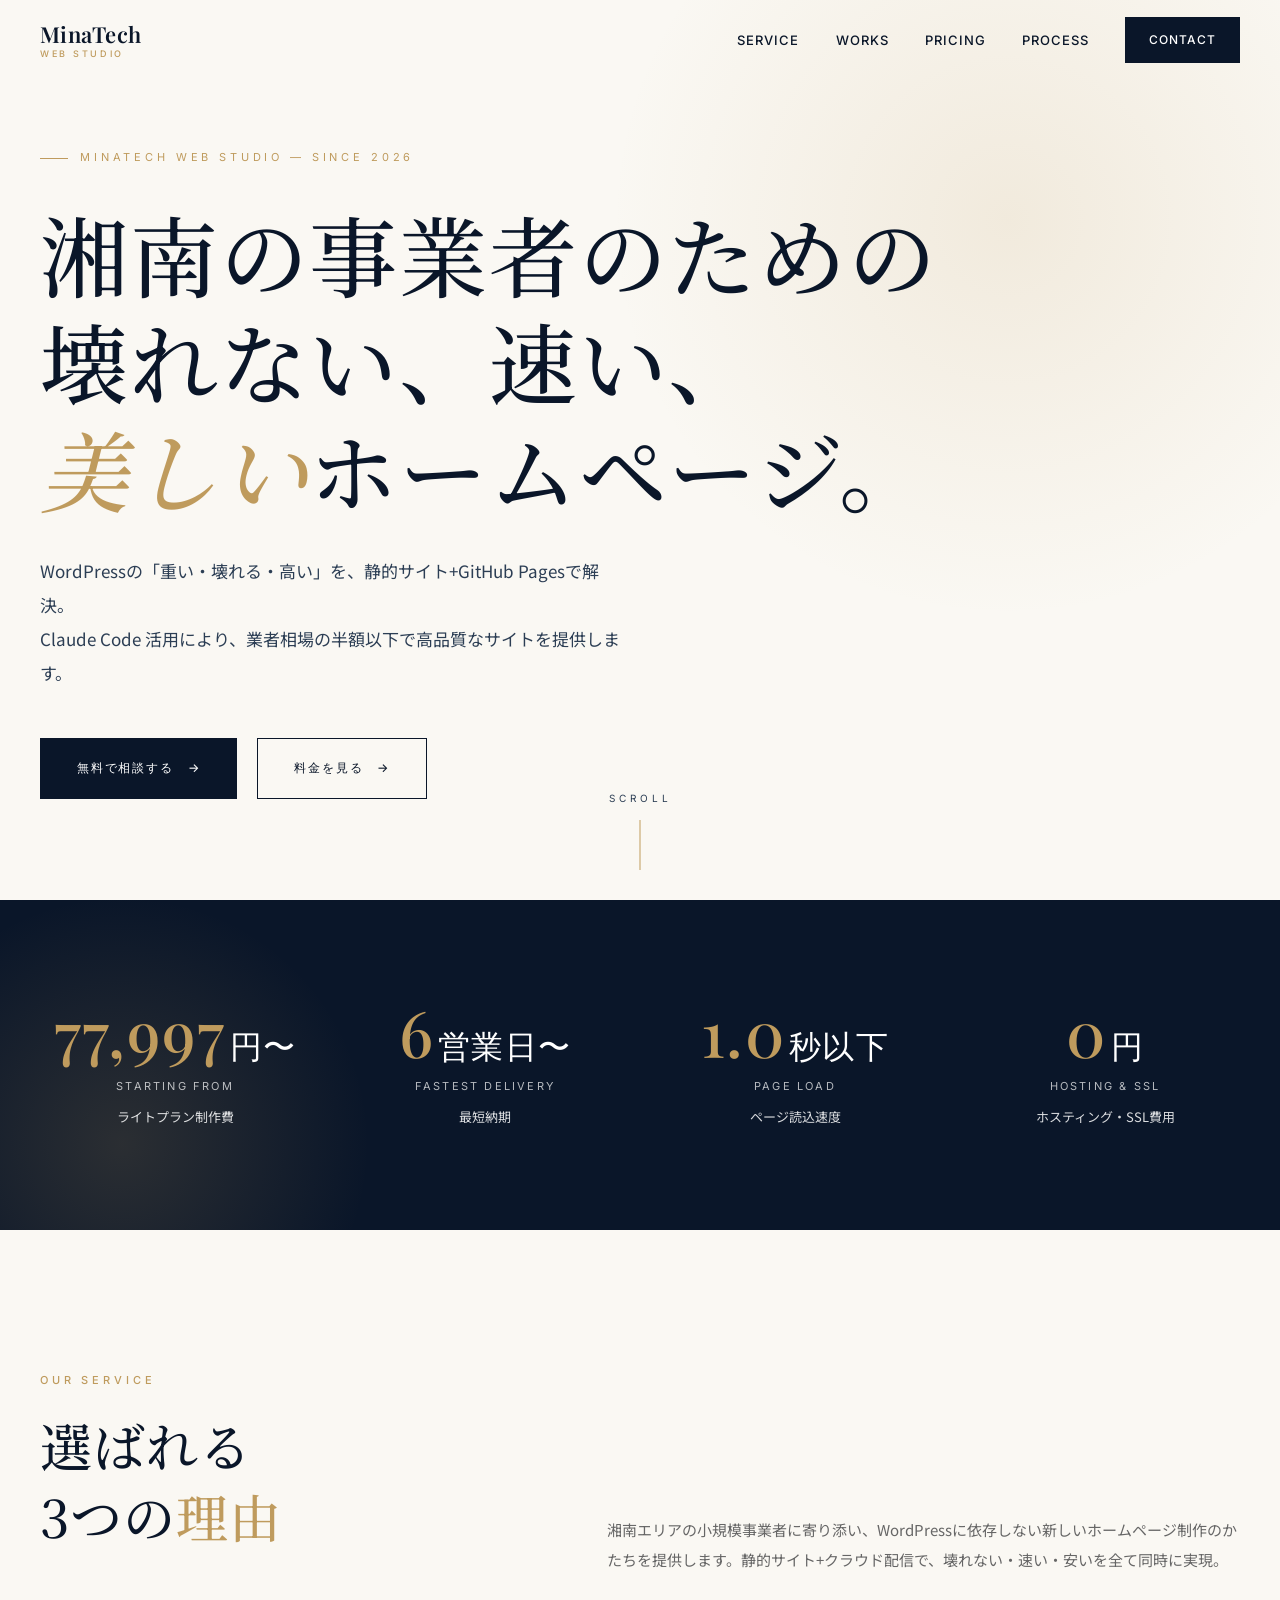
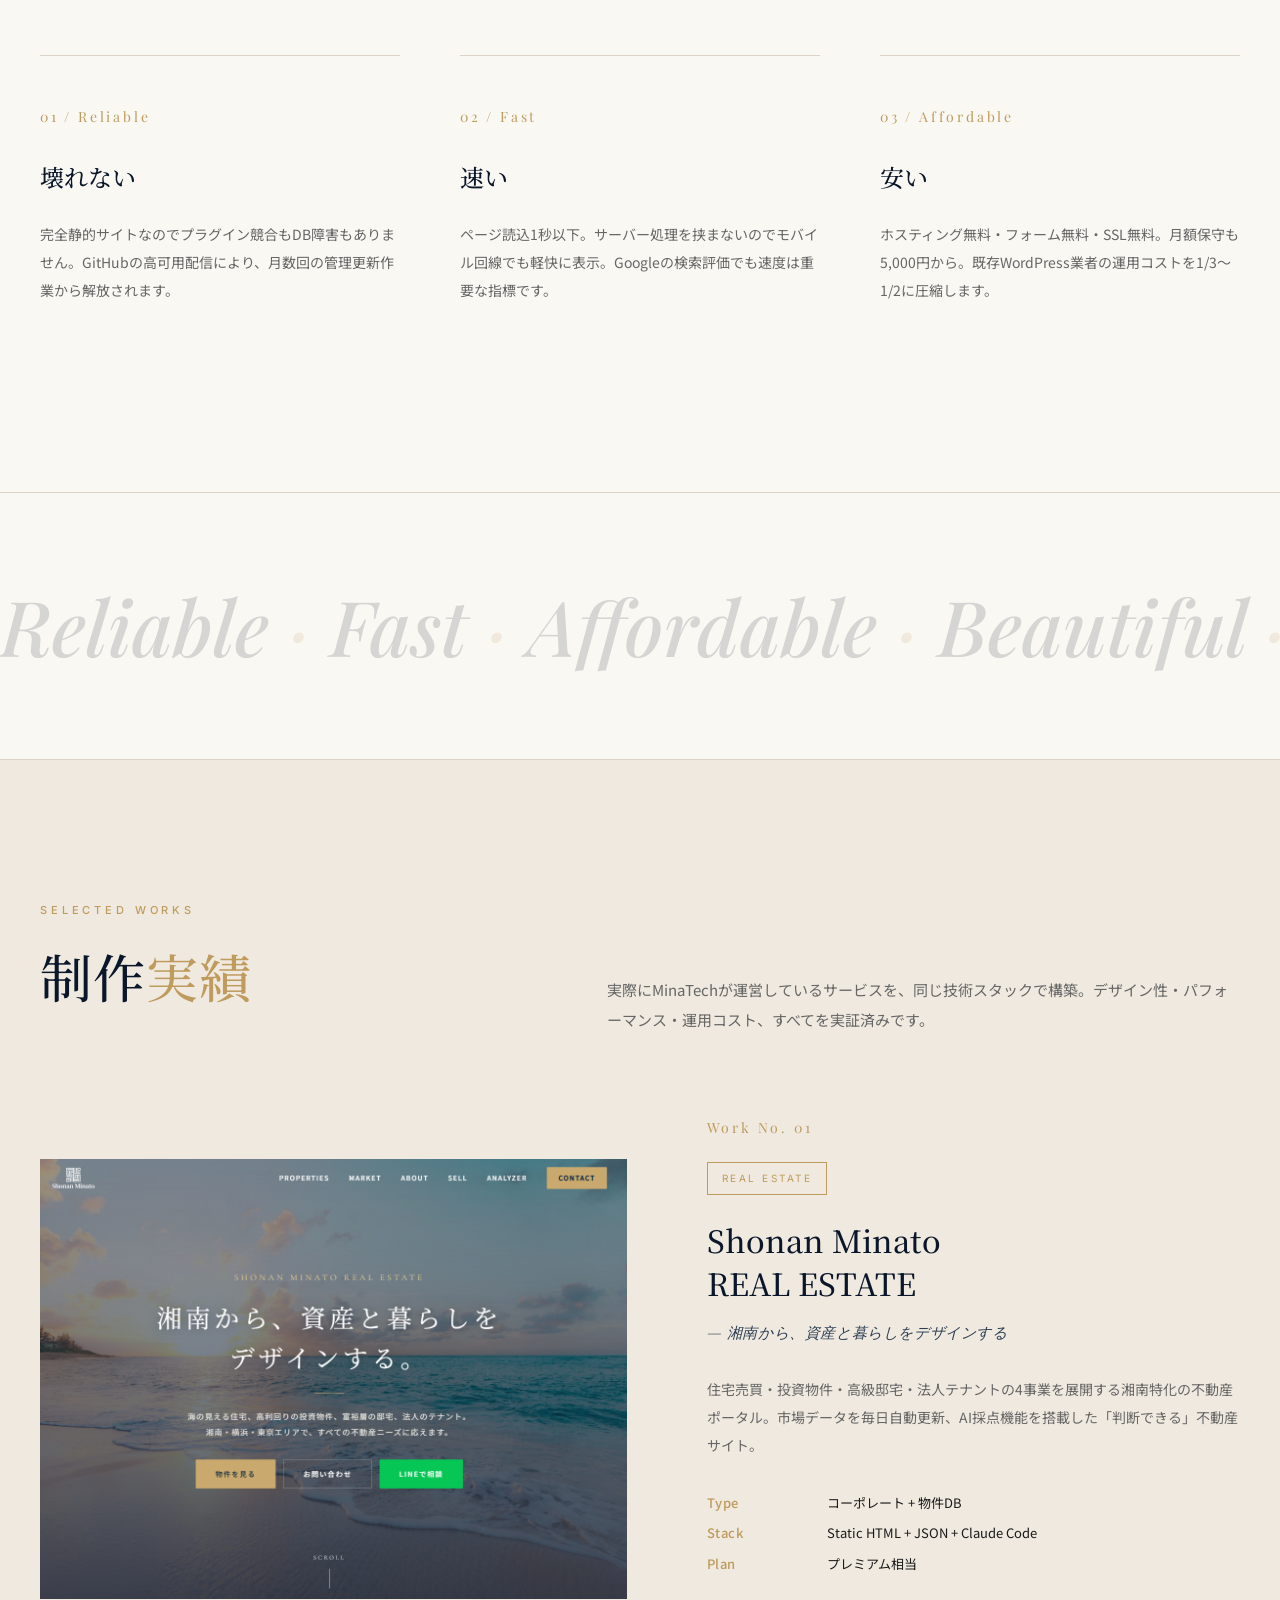
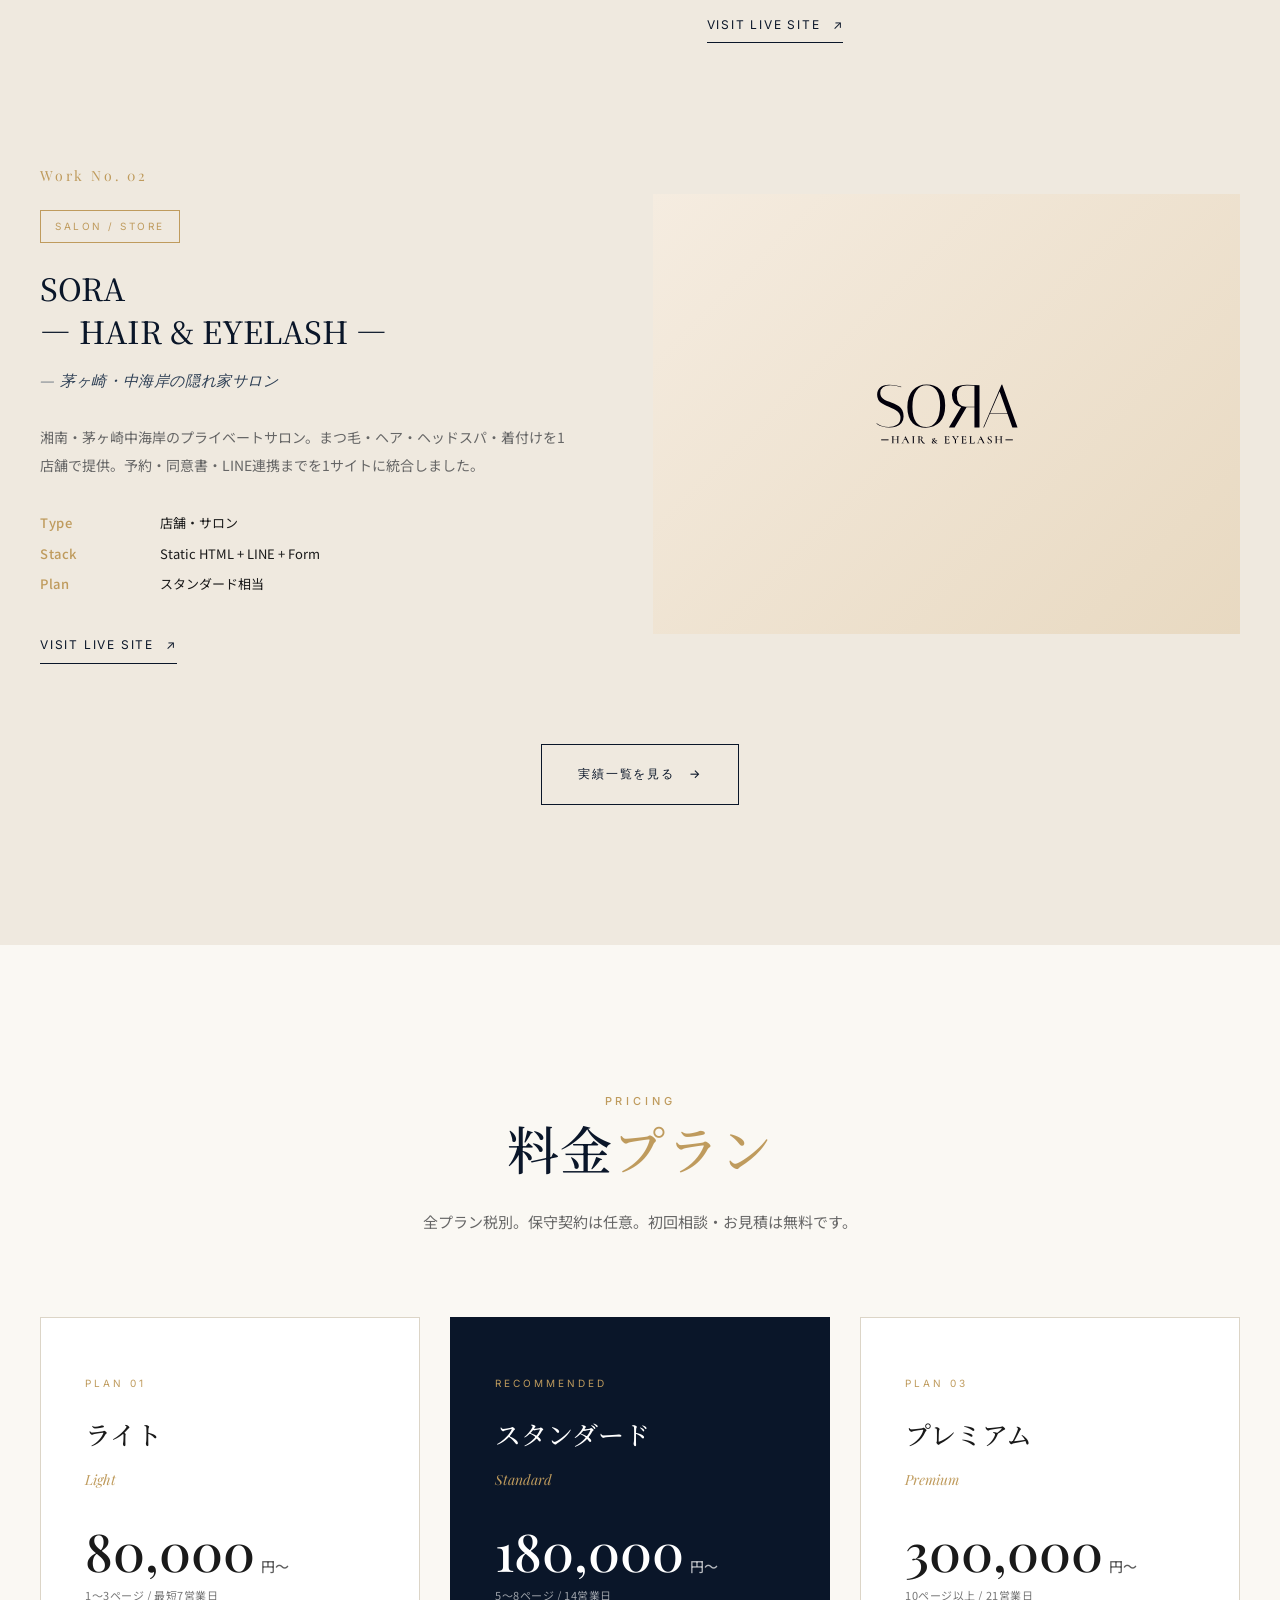
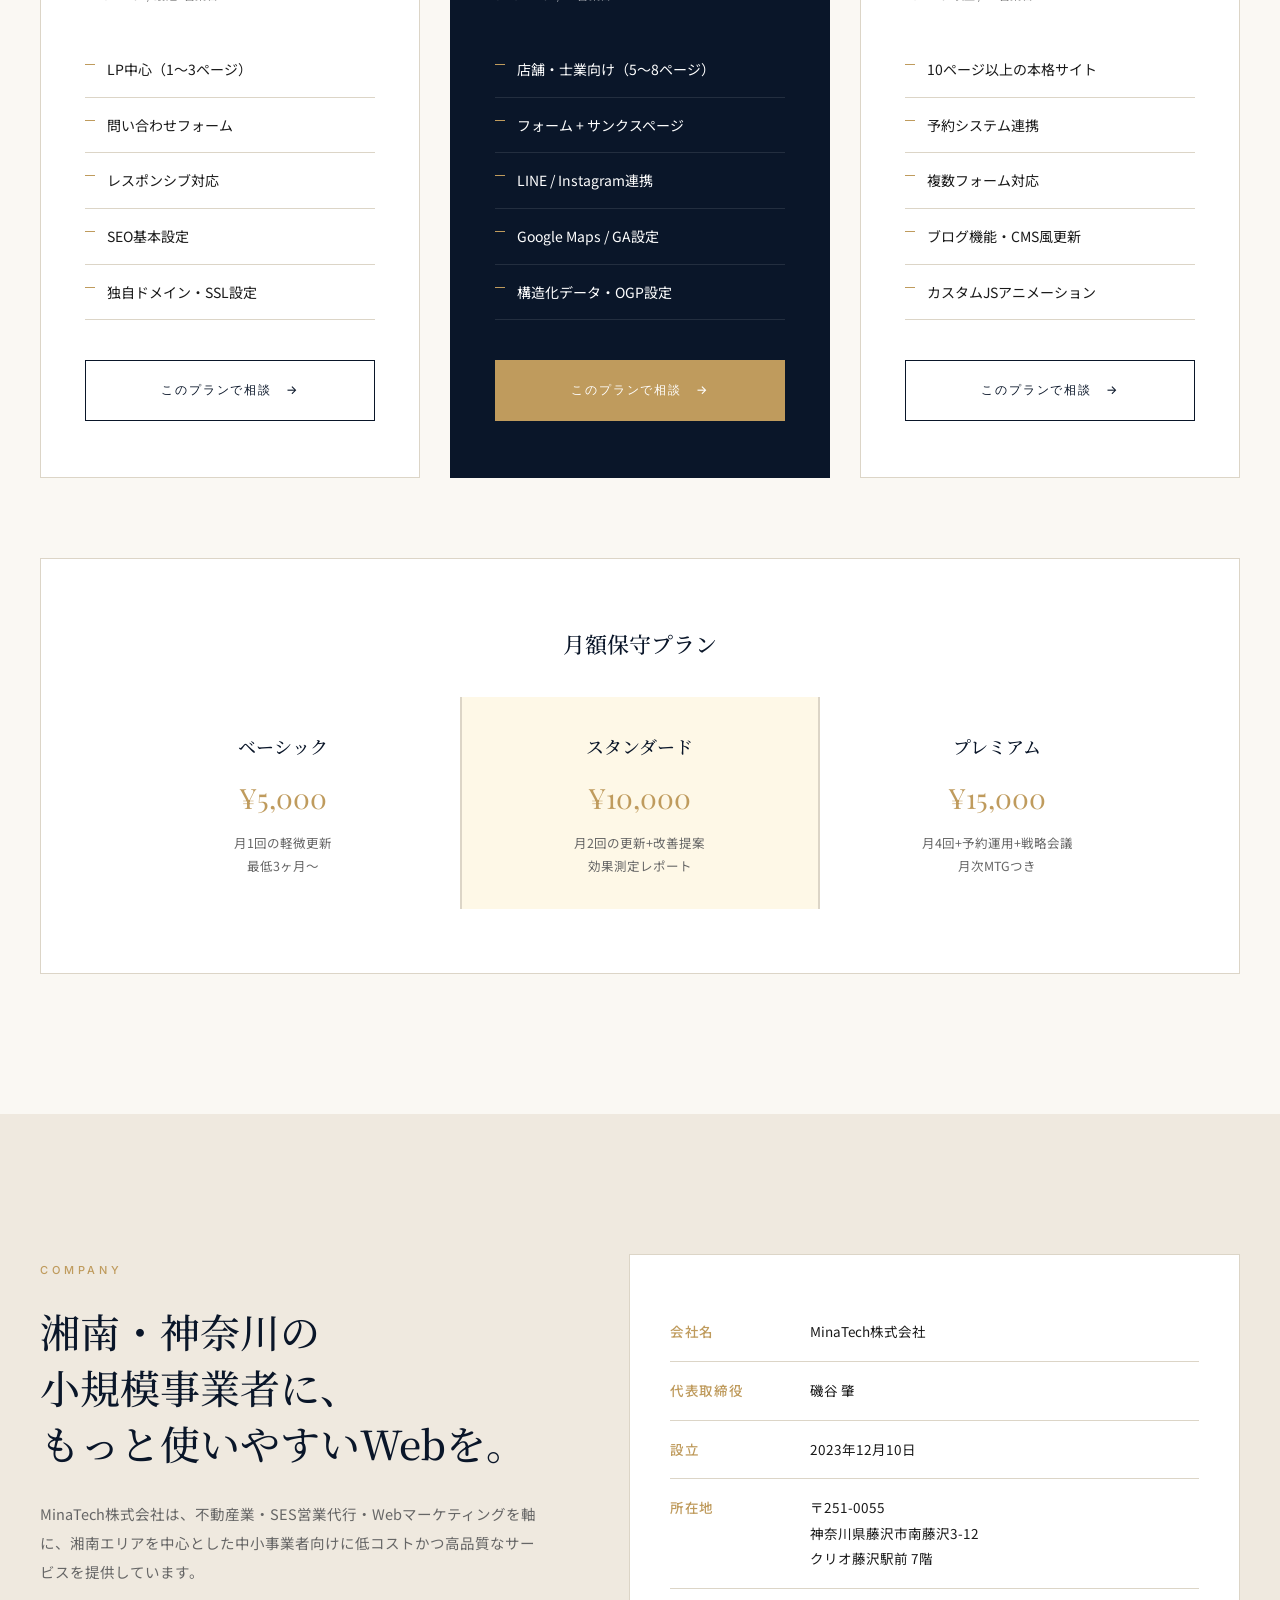
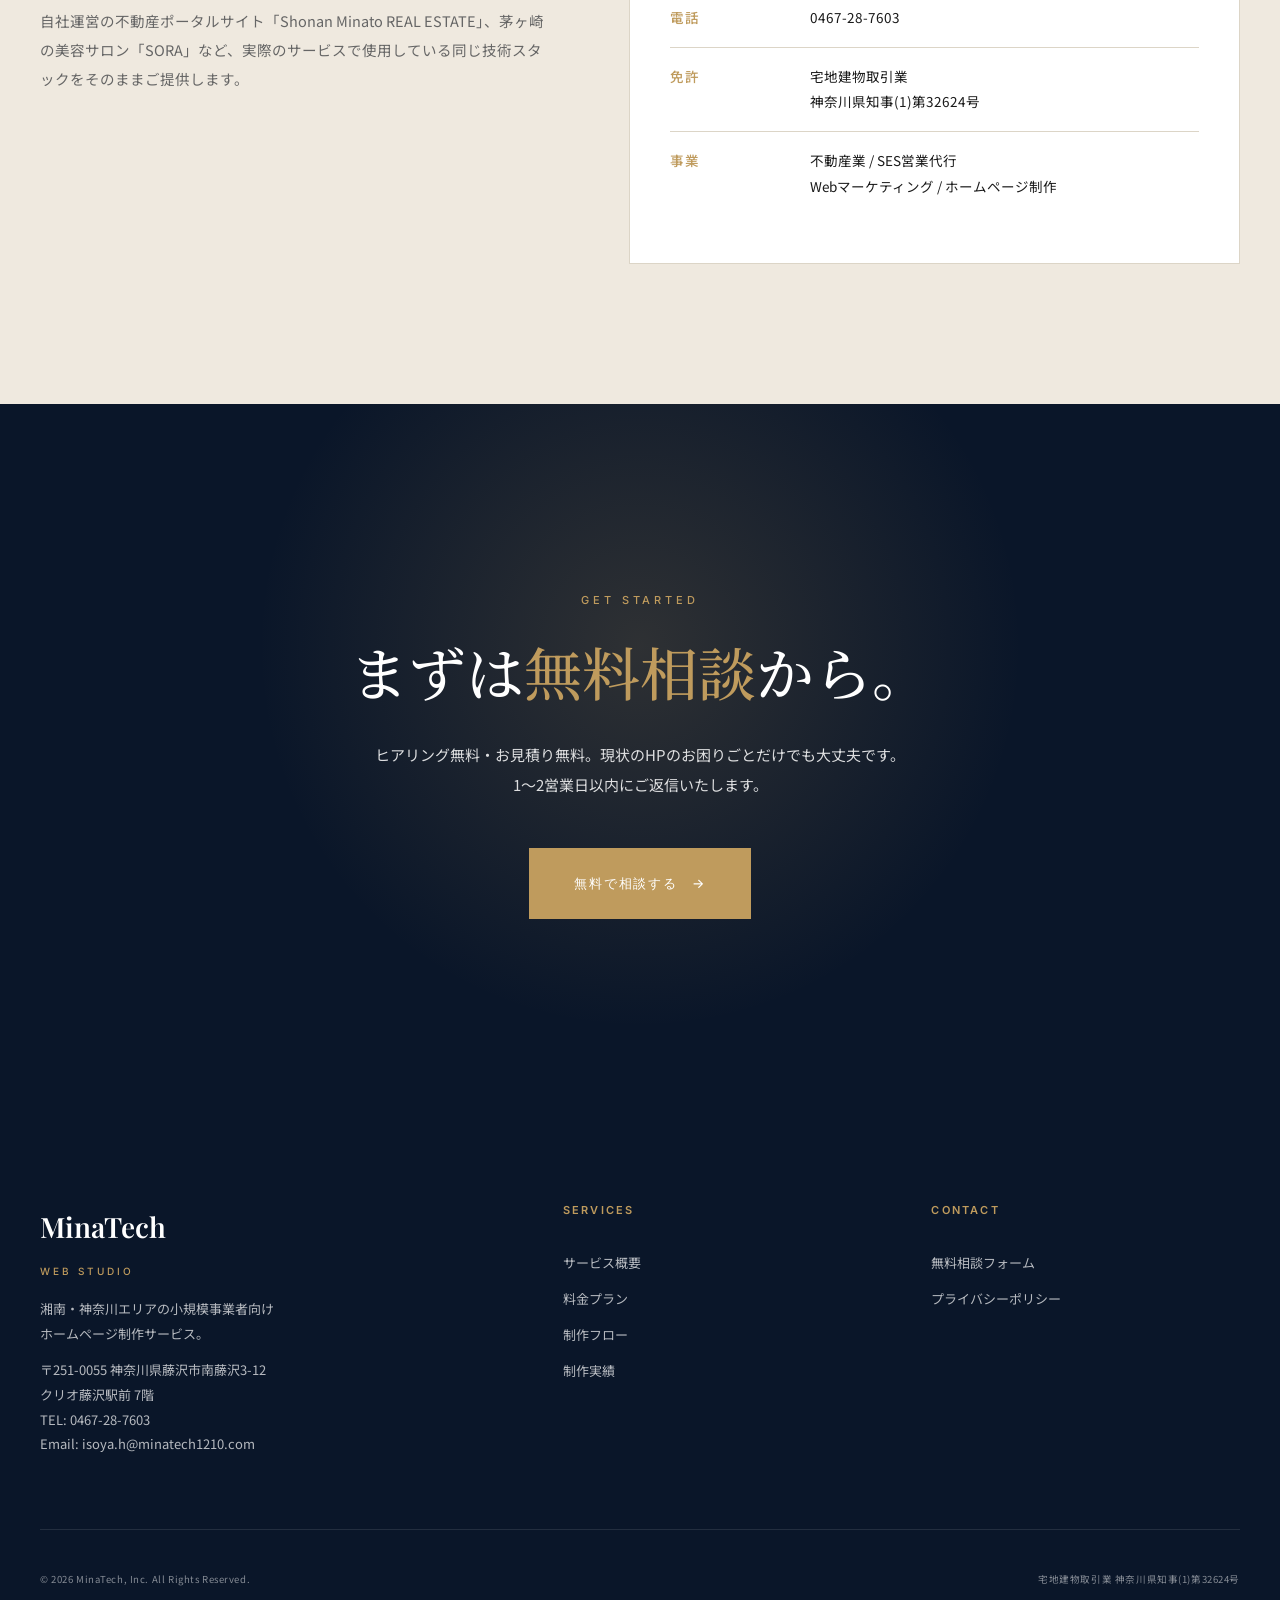
<file: index.html>
<!DOCTYPE html>
<html lang="ja">
<head>
<meta charset="UTF-8">
<meta name="viewport" content="width=device-width, initial-scale=1.0">
<title>MinaTech Web Studio | 湘南のホームページ制作 — 壊れない・速い・安い</title>
<meta name="description" content="神奈川・湘南エリア特化のホームページ制作。静的サイト+GitHub PagesでWordPressより速く壊れないサイトを低価格で提供。制作8万円〜・保守月5,000円〜。">
<meta name="keywords" content="湘南 ホームページ制作,茅ヶ崎 HP制作,藤沢 ホームページ,鎌倉 Web制作,静的サイト,低価格 HP制作">
<meta property="og:title" content="MinaTech Web Studio | 湘南のホームページ制作">
<meta property="og:description" content="壊れない・速い・安い。静的サイト+GitHub Pagesで湘南の小規模事業者をサポート。制作8万円〜。">
<meta property="og:type" content="website">
<meta property="og:url" content="https://web.minatech1210.com/">
<link rel="icon" type="image/svg+xml" href="favicon.svg">
<link rel="preconnect" href="https://fonts.googleapis.com">
<link rel="preconnect" href="https://fonts.gstatic.com" crossorigin>
<link href="https://fonts.googleapis.com/css2?family=Playfair+Display:ital,wght@0,400;0,500;0,600;1,400&family=Noto+Serif+JP:wght@400;500;600&family=Inter:wght@400;500;600&family=Noto+Sans+JP:wght@300;400;500;700&display=swap" rel="stylesheet">
<link rel="stylesheet" href="style.css">
</head>
<body>

<header class="site-header">
  <div class="header-inner">
    <a href="index.html" class="logo">MinaTech<small>Web Studio</small></a>
    <nav class="nav">
      <a href="#service">Service</a>
      <a href="#works">Works</a>
      <a href="#pricing">Pricing</a>
      <a href="process.html">Process</a>
      <a href="contact.html" class="btn-nav">Contact</a>
    </nav>
    <button class="nav-toggle" aria-label="メニュー">
      <span></span><span></span><span></span>
    </button>
  </div>
</header>

<!-- ========== HERO ========== -->
<section class="hero">
  <div class="container hero-inner">
    <div class="hero-mark">MinaTech Web Studio — Since 2026</div>
    <h1>
      <span class="line"><span>湘南の事業者のための</span></span>
      <span class="line"><span>壊れない、速い、</span></span>
      <span class="line"><span><em class="em">美しい</em>ホームページ。</span></span>
    </h1>
    <p class="hero-sub">
      WordPressの「重い・壊れる・高い」を、静的サイト+GitHub Pagesで解決。<br>
      Claude Code 活用により、業者相場の半額以下で高品質なサイトを提供します。
    </p>
    <div class="hero-cta-row">
      <a href="contact.html" class="btn btn-primary">無料で相談する</a>
      <a href="#pricing" class="btn btn-outline">料金を見る</a>
    </div>
  </div>
  <div class="hero-scroll">Scroll</div>
</section>

<!-- ========== STATS ========== -->
<section class="stats">
  <div class="container">
    <div class="stats-grid">
      <div class="stat reveal">
        <div class="stat-num"><span data-count="80000">0</span><small>円〜</small></div>
        <div class="stat-label">Starting From</div>
        <div class="stat-desc">ライトプラン制作費</div>
      </div>
      <div class="stat reveal reveal-delay-1">
        <div class="stat-num"><span data-count="7">0</span><small>営業日〜</small></div>
        <div class="stat-label">Fastest Delivery</div>
        <div class="stat-desc">最短納期</div>
      </div>
      <div class="stat reveal reveal-delay-2">
        <div class="stat-num"><span data-count="1.0" data-decimals="1">0</span><small>秒以下</small></div>
        <div class="stat-label">Page Load</div>
        <div class="stat-desc">ページ読込速度</div>
      </div>
      <div class="stat reveal reveal-delay-3">
        <div class="stat-num"><span data-count="0">0</span><small>円</small></div>
        <div class="stat-label">Hosting & SSL</div>
        <div class="stat-desc">ホスティング・SSL費用</div>
      </div>
    </div>
  </div>
</section>

<!-- ========== SERVICE ========== -->
<section id="service" class="section">
  <div class="container">
    <div class="section-header">
      <div class="reveal">
        <span class="en-label">Our Service</span>
        <h2 class="section-title">選ばれる<br>3つの<em class="em">理由</em></h2>
      </div>
      <p class="section-lead reveal reveal-delay-1">
        湘南エリアの小規模事業者に寄り添い、WordPressに依存しない新しいホームページ制作のかたちを提供します。静的サイト+クラウド配信で、壊れない・速い・安いを全て同時に実現。
      </p>
    </div>

    <div class="services">
      <div class="service reveal">
        <div class="service-num">01 / Reliable</div>
        <h3>壊れない</h3>
        <p>完全静的サイトなのでプラグイン競合もDB障害もありません。GitHubの高可用配信により、月数回の管理更新作業から解放されます。</p>
      </div>
      <div class="service reveal reveal-delay-1">
        <div class="service-num">02 / Fast</div>
        <h3>速い</h3>
        <p>ページ読込1秒以下。サーバー処理を挟まないのでモバイル回線でも軽快に表示。Googleの検索評価でも速度は重要な指標です。</p>
      </div>
      <div class="service reveal reveal-delay-2">
        <div class="service-num">03 / Affordable</div>
        <h3>安い</h3>
        <p>ホスティング無料・フォーム無料・SSL無料。月額保守も5,000円から。既存WordPress業者の運用コストを1/3〜1/2に圧縮します。</p>
      </div>
    </div>
  </div>
</section>

<!-- ========== MARQUEE ========== -->
<div class="marquee">
  <div class="marquee-track">
    <span>Reliable <em>·</em> Fast <em>·</em> Affordable <em>·</em> Beautiful <em>·</em></span>
    <span>Reliable <em>·</em> Fast <em>·</em> Affordable <em>·</em> Beautiful <em>·</em></span>
  </div>
</div>

<!-- ========== WORKS ========== -->
<section id="works" class="section section-alt">
  <div class="container">
    <div class="section-header">
      <div class="reveal">
        <span class="en-label">Selected Works</span>
        <h2 class="section-title">制作<em class="em">実績</em></h2>
      </div>
      <p class="section-lead reveal reveal-delay-1">
        実際にMinaTechが運営しているサービスを、同じ技術スタックで構築。デザイン性・パフォーマンス・運用コスト、すべてを実証済みです。
      </p>
    </div>

    <div class="works-stack">
      <!-- Shonan Minato -->
      <article class="work reveal">
        <div class="work-media">
          <img src="assets/images/shonan-minato-thumb.png" alt="Shonan Minato REAL ESTATE">
        </div>
        <div class="work-content">
          <div class="work-no">Work No. 01</div>
          <span class="work-tag">Real Estate</span>
          <h3>Shonan Minato<br>REAL ESTATE</h3>
          <p class="work-en">— 湘南から、資産と暮らしをデザインする</p>
          <p>住宅売買・投資物件・高級邸宅・法人テナントの4事業を展開する湘南特化の不動産ポータル。市場データを毎日自動更新、AI採点機能を搭載した「判断できる」不動産サイト。</p>
          <dl class="work-meta">
            <dt>Type</dt><dd>コーポレート + 物件DB</dd>
            <dt>Stack</dt><dd>Static HTML + JSON + Claude Code</dd>
            <dt>Plan</dt><dd>プレミアム相当</dd>
          </dl>
          <a href="https://minatech-inc.github.io/shonan-minato-realestate/" target="_blank" rel="noopener" class="work-link">Visit Live Site</a>
        </div>
      </article>

      <!-- SORA -->
      <article class="work reverse reveal">
        <div class="work-media work-media-sora">
          <img src="assets/images/sora-logo.svg" alt="SORA - HAIR & EYELASH">
        </div>
        <div class="work-content">
          <div class="work-no">Work No. 02</div>
          <span class="work-tag">Salon / Store</span>
          <h3>SORA<br>— HAIR & EYELASH —</h3>
          <p class="work-en">— 茅ヶ崎・中海岸の隠れ家サロン</p>
          <p>湘南・茅ヶ崎中海岸のプライベートサロン。まつ毛・ヘア・ヘッドスパ・着付けを1店舗で提供。予約・同意書・LINE連携までを1サイトに統合しました。</p>
          <dl class="work-meta">
            <dt>Type</dt><dd>店舗・サロン</dd>
            <dt>Stack</dt><dd>Static HTML + LINE + Form</dd>
            <dt>Plan</dt><dd>スタンダード相当</dd>
          </dl>
          <a href="https://minatech-inc.github.io/SORA-Hair-Eyelash/" target="_blank" rel="noopener" class="work-link">Visit Live Site</a>
        </div>
      </article>
    </div>

    <div style="text-align:center; margin-top: 80px;">
      <a href="portfolio.html" class="btn btn-outline">実績一覧を見る</a>
    </div>
  </div>
</section>

<!-- ========== PRICING ========== -->
<section id="pricing" class="section">
  <div class="container">
    <div class="section-header-center">
      <span class="en-label">Pricing</span>
      <h2 class="section-title">料金<em class="em">プラン</em></h2>
      <p class="section-lead" style="margin: 16px auto 0;">全プラン税別。保守契約は任意。初回相談・お見積は無料です。</p>
    </div>

    <div class="pricing-grid">
      <div class="plan reveal">
        <div class="plan-label">Plan 01</div>
        <div class="plan-name">ライト</div>
        <div class="plan-name-en">Light</div>
        <div class="plan-price">80,000<small>円〜</small></div>
        <div class="plan-price-note">1〜3ページ / 最短7営業日</div>
        <ul>
          <li>LP中心（1〜3ページ）</li>
          <li>問い合わせフォーム</li>
          <li>レスポンシブ対応</li>
          <li>SEO基本設定</li>
          <li>独自ドメイン・SSL設定</li>
        </ul>
        <a href="contact.html?plan=light" class="btn btn-outline">このプランで相談</a>
      </div>

      <div class="plan plan-recommend reveal reveal-delay-1">
        <div class="plan-label" style="color: var(--c-accent);">Recommended</div>
        <div class="plan-name">スタンダード</div>
        <div class="plan-name-en">Standard</div>
        <div class="plan-price">180,000<small>円〜</small></div>
        <div class="plan-price-note">5〜8ページ / 14営業日</div>
        <ul>
          <li>店舗・士業向け（5〜8ページ）</li>
          <li>フォーム + サンクスページ</li>
          <li>LINE / Instagram連携</li>
          <li>Google Maps / GA設定</li>
          <li>構造化データ・OGP設定</li>
        </ul>
        <a href="contact.html?plan=standard" class="btn btn-gold">このプランで相談</a>
      </div>

      <div class="plan reveal reveal-delay-2">
        <div class="plan-label">Plan 03</div>
        <div class="plan-name">プレミアム</div>
        <div class="plan-name-en">Premium</div>
        <div class="plan-price">300,000<small>円〜</small></div>
        <div class="plan-price-note">10ページ以上 / 21営業日</div>
        <ul>
          <li>10ページ以上の本格サイト</li>
          <li>予約システム連携</li>
          <li>複数フォーム対応</li>
          <li>ブログ機能・CMS風更新</li>
          <li>カスタムJSアニメーション</li>
        </ul>
        <a href="contact.html?plan=premium" class="btn btn-outline">このプランで相談</a>
      </div>
    </div>

    <div class="maintenance-wrap reveal">
      <h3>月額保守プラン</h3>
      <div class="maintenance-grid">
        <div class="m-plan">
          <strong>ベーシック</strong>
          <div class="m-price">¥5,000</div>
          <small>月1回の軽微更新<br>最低3ヶ月〜</small>
        </div>
        <div class="m-plan m-plan-recommend">
          <strong>スタンダード</strong>
          <div class="m-price">¥10,000</div>
          <small>月2回の更新+改善提案<br>効果測定レポート</small>
        </div>
        <div class="m-plan">
          <strong>プレミアム</strong>
          <div class="m-price">¥15,000</div>
          <small>月4回+予約運用+戦略会議<br>月次MTGつき</small>
        </div>
      </div>
    </div>
  </div>
</section>

<!-- ========== COMPANY ========== -->
<section class="section section-alt">
  <div class="container">
    <div class="company-info">
      <div class="company-body reveal">
        <span class="en-label">Company</span>
        <h2 style="margin-top: 20px;">湘南・神奈川の<br>小規模事業者に、<br>もっと使いやすいWebを。</h2>
        <p>
          MinaTech株式会社は、不動産業・SES営業代行・Webマーケティングを軸に、湘南エリアを中心とした中小事業者向けに低コストかつ高品質なサービスを提供しています。
        </p>
        <p>
          自社運営の不動産ポータルサイト「Shonan Minato REAL ESTATE」、茅ヶ崎の美容サロン「SORA」など、実際のサービスで使用している同じ技術スタックをそのままご提供します。
        </p>
      </div>
      <dl class="company-dl reveal reveal-delay-1">
        <dt>会社名</dt><dd>MinaTech株式会社</dd>
        <dt>代表取締役</dt><dd>磯谷 肇</dd>
        <dt>設立</dt><dd>2023年12月10日</dd>
        <dt>所在地</dt><dd>〒251-0055<br>神奈川県藤沢市南藤沢3-12<br>クリオ藤沢駅前 7階</dd>
        <dt>電話</dt><dd><a href="tel:0467-28-7603">0467-28-7603</a></dd>
        <dt>免許</dt><dd>宅地建物取引業<br>神奈川県知事(1)第32624号</dd>
        <dt>事業</dt><dd>不動産業 / SES営業代行<br>Webマーケティング / ホームページ制作</dd>
      </dl>
    </div>
  </div>
</section>

<!-- ========== CTA ========== -->
<section class="cta">
  <div class="container cta-inner">
    <span class="en-label">Get Started</span>
    <h2>まずは<em style="color: var(--c-accent); font-style: normal;">無料相談</em>から。</h2>
    <p>ヒアリング無料・お見積り無料。現状のHPのお困りごとだけでも大丈夫です。<br>1〜2営業日以内にご返信いたします。</p>
    <a href="contact.html" class="btn btn-gold btn-lg">無料で相談する</a>
  </div>
</section>

<!-- ========== FOOTER ========== -->
<footer class="site-footer">
  <div class="container">
    <div class="footer-top">
      <div>
        <span class="footer-logo">MinaTech<small>Web Studio</small></span>
        <p>湘南・神奈川エリアの小規模事業者向け<br>ホームページ制作サービス。</p>
        <address>
          〒251-0055 神奈川県藤沢市南藤沢3-12<br>
          クリオ藤沢駅前 7階<br>
          TEL: <a href="tel:0467-28-7603">0467-28-7603</a><br>
          Email: <a href="mailto:isoya.h@minatech1210.com">isoya.h@minatech1210.com</a>
        </address>
      </div>
      <div class="footer-col">
        <h4>Services</h4>
        <ul>
          <li><a href="index.html#service">サービス概要</a></li>
          <li><a href="index.html#pricing">料金プラン</a></li>
          <li><a href="process.html">制作フロー</a></li>
          <li><a href="portfolio.html">制作実績</a></li>
        </ul>
      </div>
      <div class="footer-col">
        <h4>Contact</h4>
        <ul>
          <li><a href="contact.html">無料相談フォーム</a></li>
          <li><a href="privacy.html">プライバシーポリシー</a></li>
        </ul>
      </div>
    </div>
    <div class="footer-bottom">
      <small>© 2026 MinaTech, Inc. All Rights Reserved.</small>
      <small>宅地建物取引業 神奈川県知事(1)第32624号</small>
    </div>
  </div>
</footer>

<script src="main.js"></script>
</body>
</html>
</file>
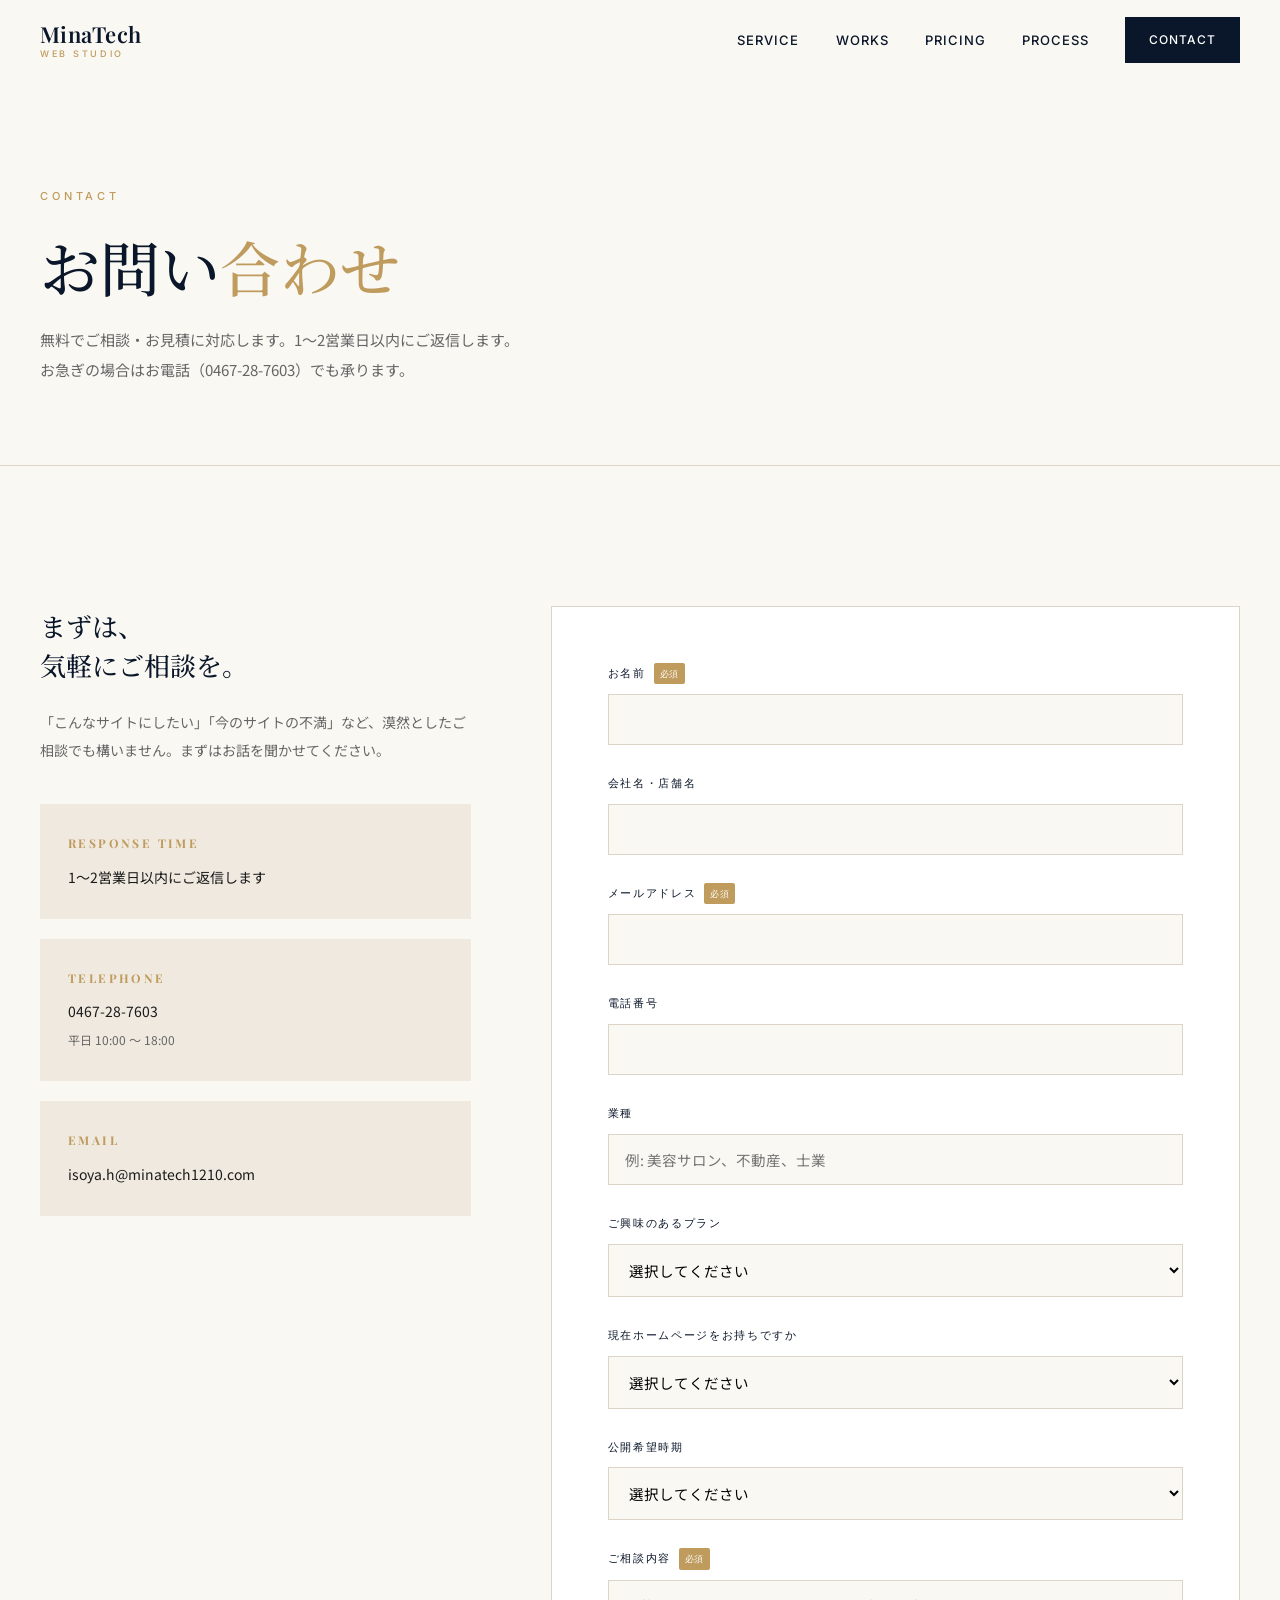
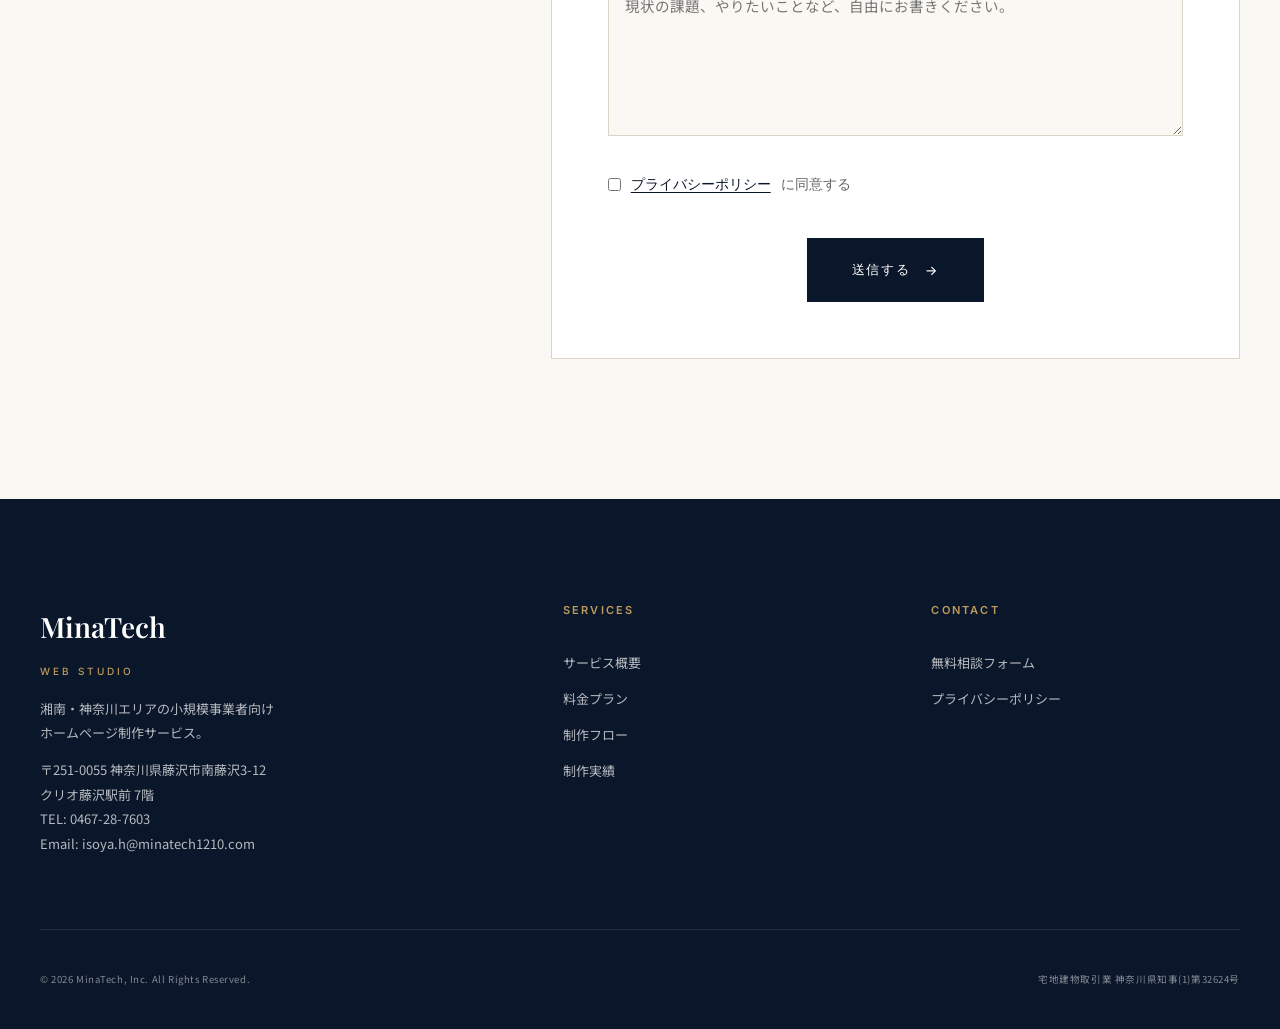
<file: contact.html>
<!DOCTYPE html>
<html lang="ja">
<head>
<meta charset="UTF-8">
<meta name="viewport" content="width=device-width, initial-scale=1.0">
<title>お問い合わせ | MinaTech Web Studio</title>
<meta name="description" content="MinaTech Web Studioへのお問い合わせ。ホームページ制作のご相談・お見積依頼はこちらから。">
<link rel="icon" type="image/svg+xml" href="favicon.svg">
<link rel="preconnect" href="https://fonts.googleapis.com">
<link rel="preconnect" href="https://fonts.gstatic.com" crossorigin>
<link href="https://fonts.googleapis.com/css2?family=Playfair+Display:ital,wght@0,400;0,500;0,600;1,400&family=Noto+Serif+JP:wght@400;500;600&family=Inter:wght@400;500;600&family=Noto+Sans+JP:wght@300;400;500;700&display=swap" rel="stylesheet">
<link rel="stylesheet" href="style.css">
</head>
<body>

<header class="site-header">
  <div class="header-inner">
    <a href="index.html" class="logo">MinaTech<small>Web Studio</small></a>
    <nav class="nav">
      <a href="index.html#service">Service</a>
      <a href="index.html#works">Works</a>
      <a href="index.html#pricing">Pricing</a>
      <a href="process.html">Process</a>
      <a href="contact.html" class="btn-nav active">Contact</a>
    </nav>
    <button class="nav-toggle" aria-label="メニュー">
      <span></span><span></span><span></span>
    </button>
  </div>
</header>

<!-- ========== PAGE HEAD ========== -->
<section class="page-head">
  <div class="container">
    <span class="en-label">Contact</span>
    <h1>お問い<em style="color: var(--c-accent); font-style: normal;">合わせ</em></h1>
    <p>無料でご相談・お見積に対応します。1〜2営業日以内にご返信します。<br>お急ぎの場合はお電話（0467-28-7603）でも承ります。</p>
  </div>
</section>

<!-- ========== FORM ========== -->
<section class="section">
  <div class="container">
    <div class="form-wrap">
      <aside class="form-side reveal">
        <h3>まずは、<br>気軽にご相談を。</h3>
        <p>「こんなサイトにしたい」「今のサイトの不満」など、漠然としたご相談でも構いません。まずはお話を聞かせてください。</p>

        <div class="form-info-block">
          <strong>Response Time</strong>
          <p>1〜2営業日以内にご返信します</p>
        </div>
        <div class="form-info-block">
          <strong>Telephone</strong>
          <p><a href="tel:0467-28-7603" style="color: inherit;">0467-28-7603</a><br><small style="color: var(--c-sub); font-size: 12px;">平日 10:00 〜 18:00</small></p>
        </div>
        <div class="form-info-block">
          <strong>Email</strong>
          <p><a href="mailto:isoya.h@minatech1210.com" style="color: inherit;">isoya.h@minatech1210.com</a></p>
        </div>
      </aside>

      <form action="https://api.web3forms.com/submit" method="POST" class="contact-form reveal reveal-delay-1">
        <input type="hidden" name="access_key" value="18be5f42-8fbc-48dc-ba17-9388875363cb">
        <input type="hidden" name="subject" value="【MinaTech Web Studio】お問い合わせ">
        <input type="hidden" name="from_name" value="MinaTech Web Studio 問い合わせフォーム">
        <input type="hidden" name="redirect" value="https://web.minatech1210.com/thanks.html">
        <input type="checkbox" name="botcheck" style="display:none;">

        <div class="form-row">
          <label>お名前<span class="req">必須</span></label>
          <input type="text" name="name" required>
        </div>
        <div class="form-row">
          <label>会社名・店舗名</label>
          <input type="text" name="company">
        </div>
        <div class="form-row">
          <label>メールアドレス<span class="req">必須</span></label>
          <input type="email" name="email" required>
        </div>
        <div class="form-row">
          <label>電話番号</label>
          <input type="tel" name="phone">
        </div>
        <div class="form-row">
          <label>業種</label>
          <input type="text" name="industry" placeholder="例: 美容サロン、不動産、士業">
        </div>
        <div class="form-row">
          <label>ご興味のあるプラン</label>
          <select name="plan">
            <option value="">選択してください</option>
            <option value="light">ライト（80,000円〜）</option>
            <option value="standard">スタンダード（180,000円〜）</option>
            <option value="premium">プレミアム（300,000円〜）</option>
            <option value="undecided">まだ決めていない / 相談したい</option>
          </select>
        </div>
        <div class="form-row">
          <label>現在ホームページをお持ちですか</label>
          <select name="has_site">
            <option value="">選択してください</option>
            <option value="none">持っていない（新規制作）</option>
            <option value="renewal">持っているがリニューアル希望</option>
            <option value="additional">別サイトとして新設希望</option>
          </select>
        </div>
        <div class="form-row">
          <label>公開希望時期</label>
          <select name="timeline">
            <option value="">選択してください</option>
            <option value="2w">できるだけ早く（2週間以内）</option>
            <option value="1m">1ヶ月以内</option>
            <option value="3m">2〜3ヶ月以内</option>
            <option value="undecided">決まっていない</option>
          </select>
        </div>
        <div class="form-row">
          <label>ご相談内容<span class="req">必須</span></label>
          <textarea name="message" rows="6" required placeholder="現状の課題、やりたいことなど、自由にお書きください。"></textarea>
        </div>

        <div class="form-row form-privacy">
          <label>
            <input type="checkbox" name="privacy_agree" required>
            <a href="privacy.html" target="_blank">プライバシーポリシー</a>に同意する
          </label>
        </div>

        <div class="form-submit">
          <button type="submit" class="btn btn-primary btn-lg">送信する</button>
        </div>
      </form>
    </div>
  </div>
</section>

<!-- ========== FOOTER ========== -->
<footer class="site-footer">
  <div class="container">
    <div class="footer-top">
      <div>
        <span class="footer-logo">MinaTech<small>Web Studio</small></span>
        <p>湘南・神奈川エリアの小規模事業者向け<br>ホームページ制作サービス。</p>
        <address>
          〒251-0055 神奈川県藤沢市南藤沢3-12<br>
          クリオ藤沢駅前 7階<br>
          TEL: <a href="tel:0467-28-7603">0467-28-7603</a><br>
          Email: <a href="mailto:isoya.h@minatech1210.com">isoya.h@minatech1210.com</a>
        </address>
      </div>
      <div class="footer-col">
        <h4>Services</h4>
        <ul>
          <li><a href="index.html#service">サービス概要</a></li>
          <li><a href="index.html#pricing">料金プラン</a></li>
          <li><a href="process.html">制作フロー</a></li>
          <li><a href="portfolio.html">制作実績</a></li>
        </ul>
      </div>
      <div class="footer-col">
        <h4>Contact</h4>
        <ul>
          <li><a href="contact.html">無料相談フォーム</a></li>
          <li><a href="privacy.html">プライバシーポリシー</a></li>
        </ul>
      </div>
    </div>
    <div class="footer-bottom">
      <small>© 2026 MinaTech, Inc. All Rights Reserved.</small>
      <small>宅地建物取引業 神奈川県知事(1)第32624号</small>
    </div>
  </div>
</footer>

<script src="main.js"></script>
</body>
</html>
</file>
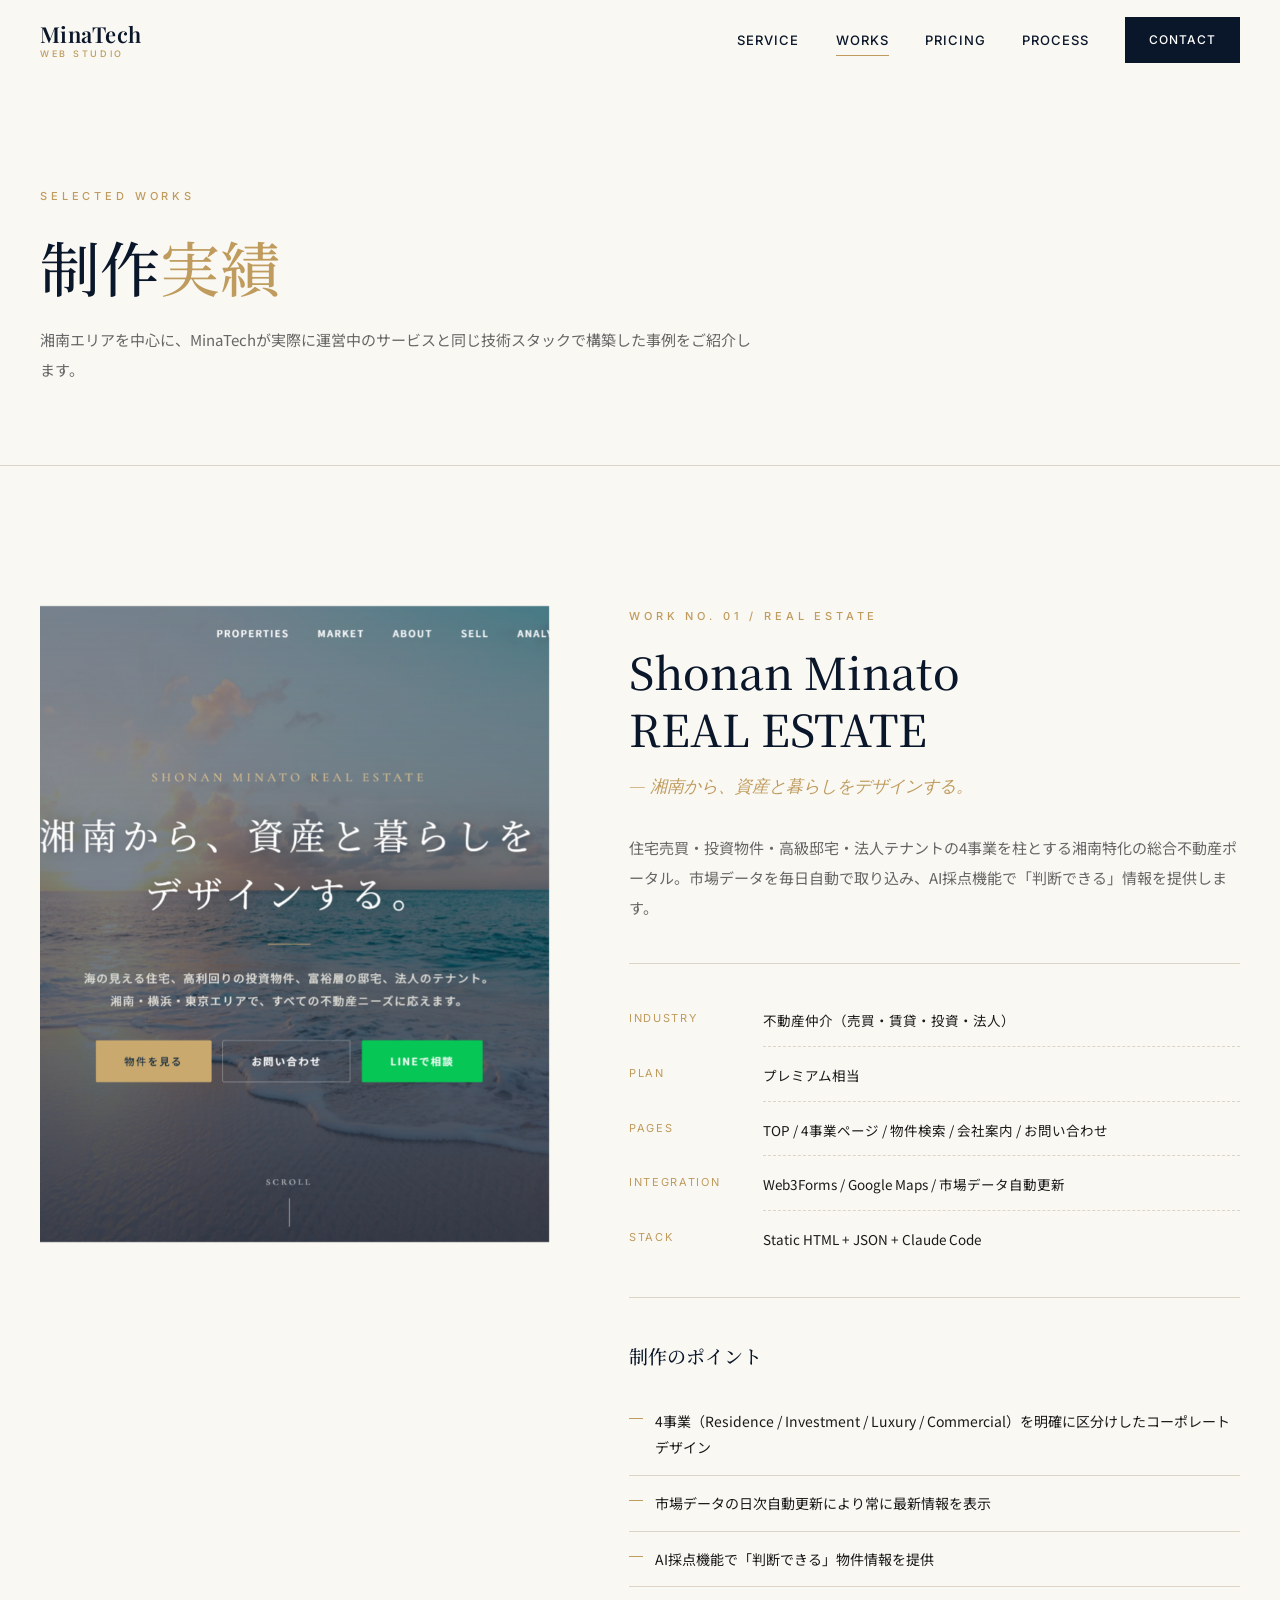
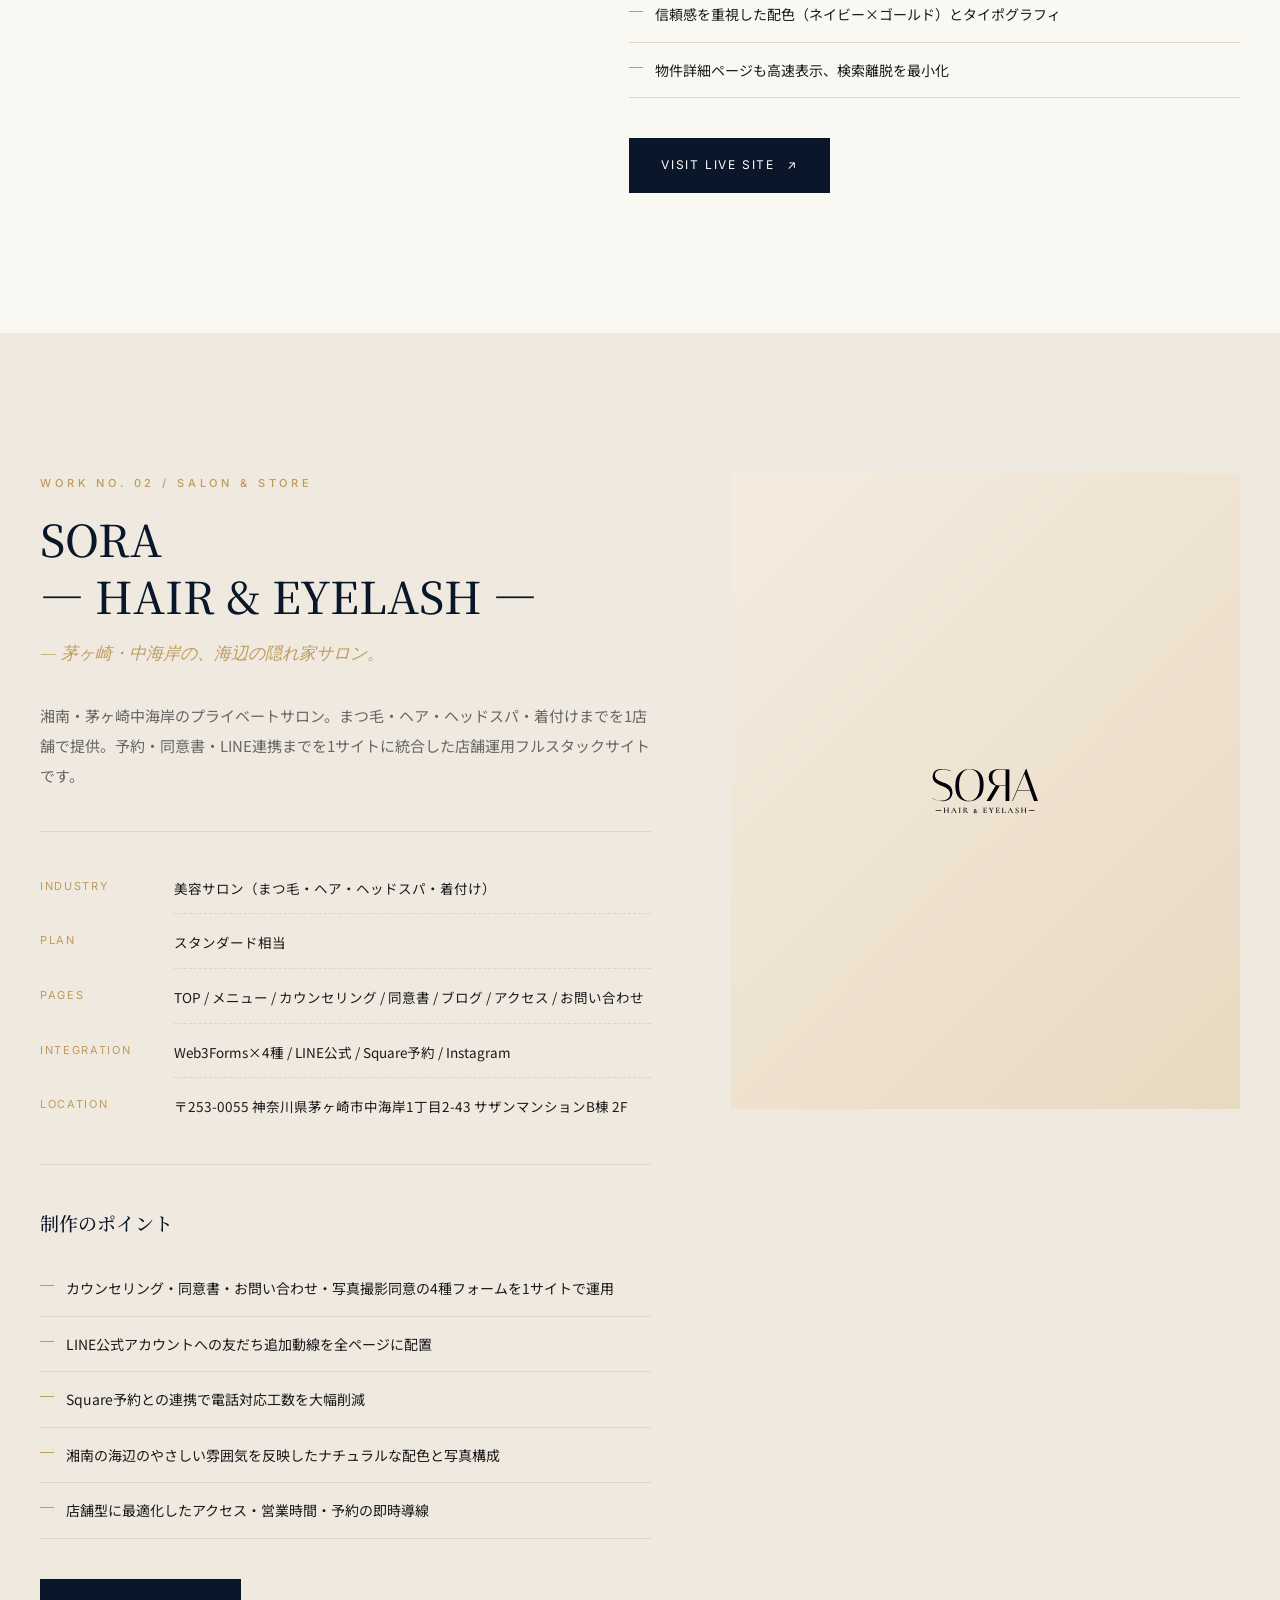
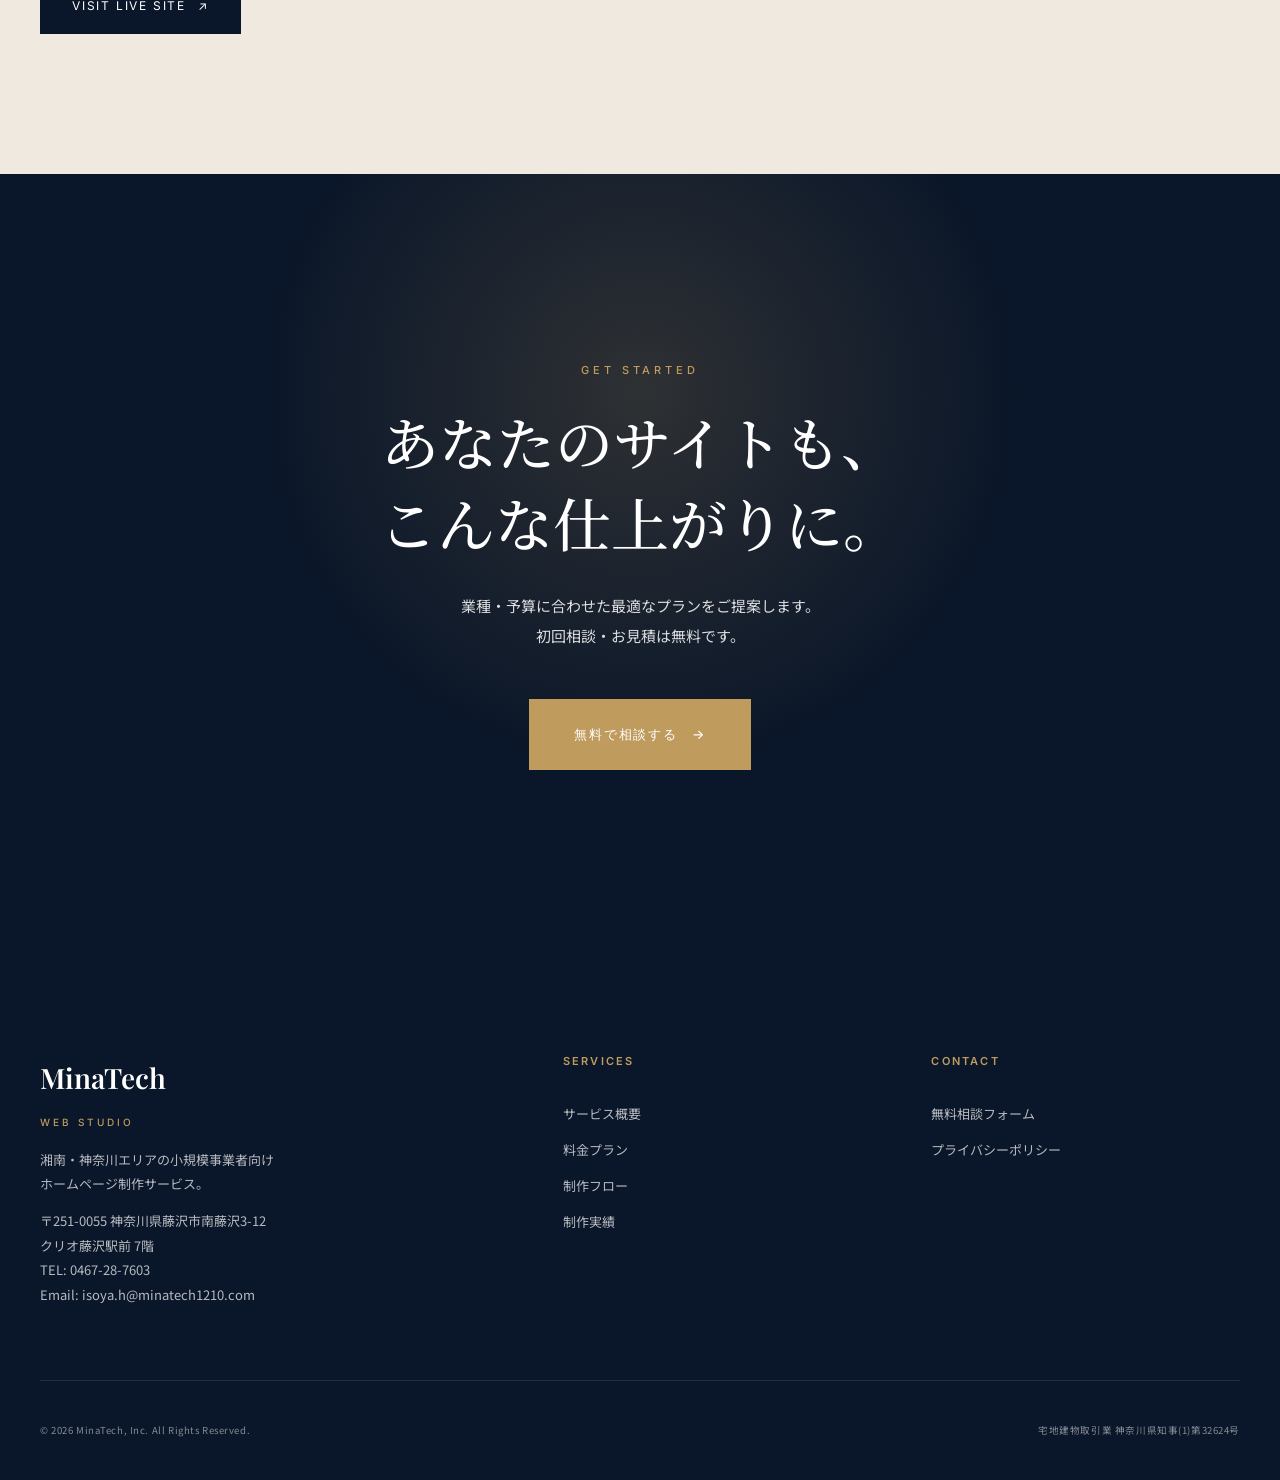
<file: portfolio.html>
<!DOCTYPE html>
<html lang="ja">
<head>
<meta charset="UTF-8">
<meta name="viewport" content="width=device-width, initial-scale=1.0">
<title>制作実績 | MinaTech Web Studio</title>
<meta name="description" content="MinaTech Web Studioの制作実績。Shonan Minato REAL ESTATE、SORA HAIR & EYELASHなど湘南エリアの小規模事業者向けホームページ制作事例。">
<link rel="icon" type="image/svg+xml" href="favicon.svg">
<link rel="preconnect" href="https://fonts.googleapis.com">
<link rel="preconnect" href="https://fonts.gstatic.com" crossorigin>
<link href="https://fonts.googleapis.com/css2?family=Playfair+Display:ital,wght@0,400;0,500;0,600;1,400&family=Noto+Serif+JP:wght@400;500;600&family=Inter:wght@400;500;600&family=Noto+Sans+JP:wght@300;400;500;700&display=swap" rel="stylesheet">
<link rel="stylesheet" href="style.css">
</head>
<body>

<header class="site-header">
  <div class="header-inner">
    <a href="index.html" class="logo">MinaTech<small>Web Studio</small></a>
    <nav class="nav">
      <a href="index.html#service">Service</a>
      <a href="index.html#works" class="active">Works</a>
      <a href="index.html#pricing">Pricing</a>
      <a href="process.html">Process</a>
      <a href="contact.html" class="btn-nav">Contact</a>
    </nav>
    <button class="nav-toggle" aria-label="メニュー">
      <span></span><span></span><span></span>
    </button>
  </div>
</header>

<!-- ========== PAGE HEAD ========== -->
<section class="page-head">
  <div class="container">
    <span class="en-label">Selected Works</span>
    <h1>制作<em style="color: var(--c-accent); font-style: normal;">実績</em></h1>
    <p>湘南エリアを中心に、MinaTechが実際に運営中のサービスと同じ技術スタックで構築した事例をご紹介します。</p>
  </div>
</section>

<!-- ========== CASE 01: Shonan Minato ========== -->
<section id="shonan-minato" class="case">
  <div class="container">
    <div class="case-grid">
      <div class="case-visual reveal">
        <img src="assets/images/shonan-minato-thumb.png" alt="Shonan Minato REAL ESTATE">
      </div>
      <div class="case-body reveal reveal-delay-1">
        <span class="en-label">Work No. 01 / Real Estate</span>
        <h2>Shonan Minato<br>REAL ESTATE</h2>
        <p class="subtitle">— 湘南から、資産と暮らしをデザインする。</p>
        <p class="lead">
          住宅売買・投資物件・高級邸宅・法人テナントの4事業を柱とする湘南特化の総合不動産ポータル。市場データを毎日自動で取り込み、AI採点機能で「判断できる」情報を提供します。
        </p>
        <dl class="case-meta">
          <dt>Industry</dt><dd>不動産仲介（売買・賃貸・投資・法人）</dd>
          <dt>Plan</dt><dd>プレミアム相当</dd>
          <dt>Pages</dt><dd>TOP / 4事業ページ / 物件検索 / 会社案内 / お問い合わせ</dd>
          <dt>Integration</dt><dd>Web3Forms / Google Maps / 市場データ自動更新</dd>
          <dt>Stack</dt><dd>Static HTML + JSON + Claude Code</dd>
        </dl>
        <div class="case-points">
          <h3>制作のポイント</h3>
          <ul>
            <li>4事業（Residence / Investment / Luxury / Commercial）を明確に区分けしたコーポレートデザイン</li>
            <li>市場データの日次自動更新により常に最新情報を表示</li>
            <li>AI採点機能で「判断できる」物件情報を提供</li>
            <li>信頼感を重視した配色（ネイビー×ゴールド）とタイポグラフィ</li>
            <li>物件詳細ページも高速表示、検索離脱を最小化</li>
          </ul>
        </div>
        <a href="https://minatech-inc.github.io/shonan-minato-realestate/" target="_blank" rel="noopener" class="case-link">Visit Live Site</a>
      </div>
    </div>
  </div>
</section>

<!-- ========== CASE 02: SORA ========== -->
<section id="sora" class="case case-alt">
  <div class="container">
    <div class="case-grid case-grid-reverse">
      <div class="case-visual case-visual-sora reveal">
        <img src="assets/images/sora-logo.svg" alt="SORA HAIR & EYELASH">
      </div>
      <div class="case-body reveal reveal-delay-1">
        <span class="en-label">Work No. 02 / Salon & Store</span>
        <h2>SORA<br>— HAIR & EYELASH —</h2>
        <p class="subtitle">— 茅ヶ崎・中海岸の、海辺の隠れ家サロン。</p>
        <p class="lead">
          湘南・茅ヶ崎中海岸のプライベートサロン。まつ毛・ヘア・ヘッドスパ・着付けまでを1店舗で提供。予約・同意書・LINE連携までを1サイトに統合した店舗運用フルスタックサイトです。
        </p>
        <dl class="case-meta">
          <dt>Industry</dt><dd>美容サロン（まつ毛・ヘア・ヘッドスパ・着付け）</dd>
          <dt>Plan</dt><dd>スタンダード相当</dd>
          <dt>Pages</dt><dd>TOP / メニュー / カウンセリング / 同意書 / ブログ / アクセス / お問い合わせ</dd>
          <dt>Integration</dt><dd>Web3Forms×4種 / LINE公式 / Square予約 / Instagram</dd>
          <dt>Location</dt><dd>〒253-0055 神奈川県茅ヶ崎市中海岸1丁目2-43 サザンマンションB棟 2F</dd>
        </dl>
        <div class="case-points">
          <h3>制作のポイント</h3>
          <ul>
            <li>カウンセリング・同意書・お問い合わせ・写真撮影同意の4種フォームを1サイトで運用</li>
            <li>LINE公式アカウントへの友だち追加動線を全ページに配置</li>
            <li>Square予約との連携で電話対応工数を大幅削減</li>
            <li>湘南の海辺のやさしい雰囲気を反映したナチュラルな配色と写真構成</li>
            <li>店舗型に最適化したアクセス・営業時間・予約の即時導線</li>
          </ul>
        </div>
        <a href="https://minatech-inc.github.io/SORA-Hair-Eyelash/" target="_blank" rel="noopener" class="case-link">Visit Live Site</a>
      </div>
    </div>
  </div>
</section>

<!-- ========== CTA ========== -->
<section class="cta">
  <div class="container cta-inner">
    <span class="en-label">Get Started</span>
    <h2>あなたのサイトも、<br>こんな仕上がりに。</h2>
    <p>業種・予算に合わせた最適なプランをご提案します。<br>初回相談・お見積は無料です。</p>
    <a href="contact.html" class="btn btn-gold btn-lg">無料で相談する</a>
  </div>
</section>

<!-- ========== FOOTER ========== -->
<footer class="site-footer">
  <div class="container">
    <div class="footer-top">
      <div>
        <span class="footer-logo">MinaTech<small>Web Studio</small></span>
        <p>湘南・神奈川エリアの小規模事業者向け<br>ホームページ制作サービス。</p>
        <address>
          〒251-0055 神奈川県藤沢市南藤沢3-12<br>
          クリオ藤沢駅前 7階<br>
          TEL: <a href="tel:0467-28-7603">0467-28-7603</a><br>
          Email: <a href="mailto:isoya.h@minatech1210.com">isoya.h@minatech1210.com</a>
        </address>
      </div>
      <div class="footer-col">
        <h4>Services</h4>
        <ul>
          <li><a href="index.html#service">サービス概要</a></li>
          <li><a href="index.html#pricing">料金プラン</a></li>
          <li><a href="process.html">制作フロー</a></li>
          <li><a href="portfolio.html">制作実績</a></li>
        </ul>
      </div>
      <div class="footer-col">
        <h4>Contact</h4>
        <ul>
          <li><a href="contact.html">無料相談フォーム</a></li>
          <li><a href="privacy.html">プライバシーポリシー</a></li>
        </ul>
      </div>
    </div>
    <div class="footer-bottom">
      <small>© 2026 MinaTech, Inc. All Rights Reserved.</small>
      <small>宅地建物取引業 神奈川県知事(1)第32624号</small>
    </div>
  </div>
</footer>

<script src="main.js"></script>
</body>
</html>
</file>
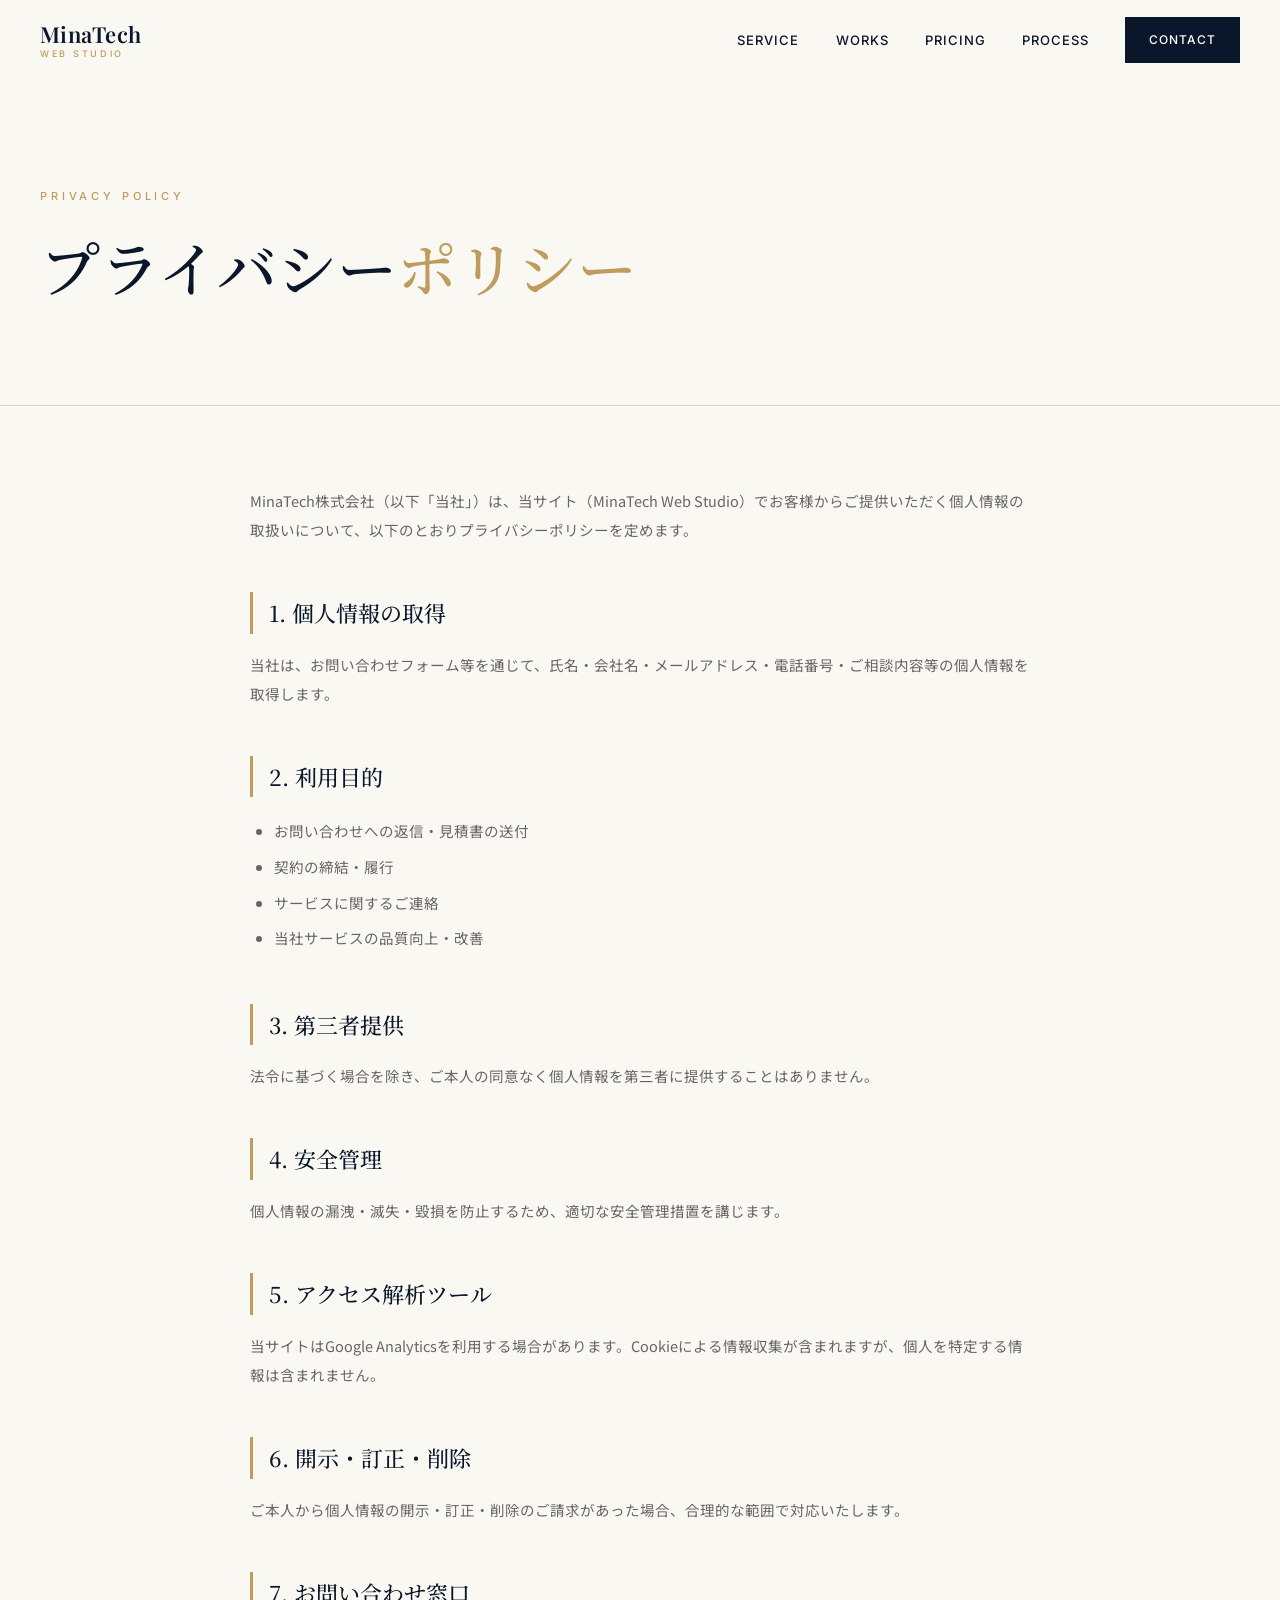
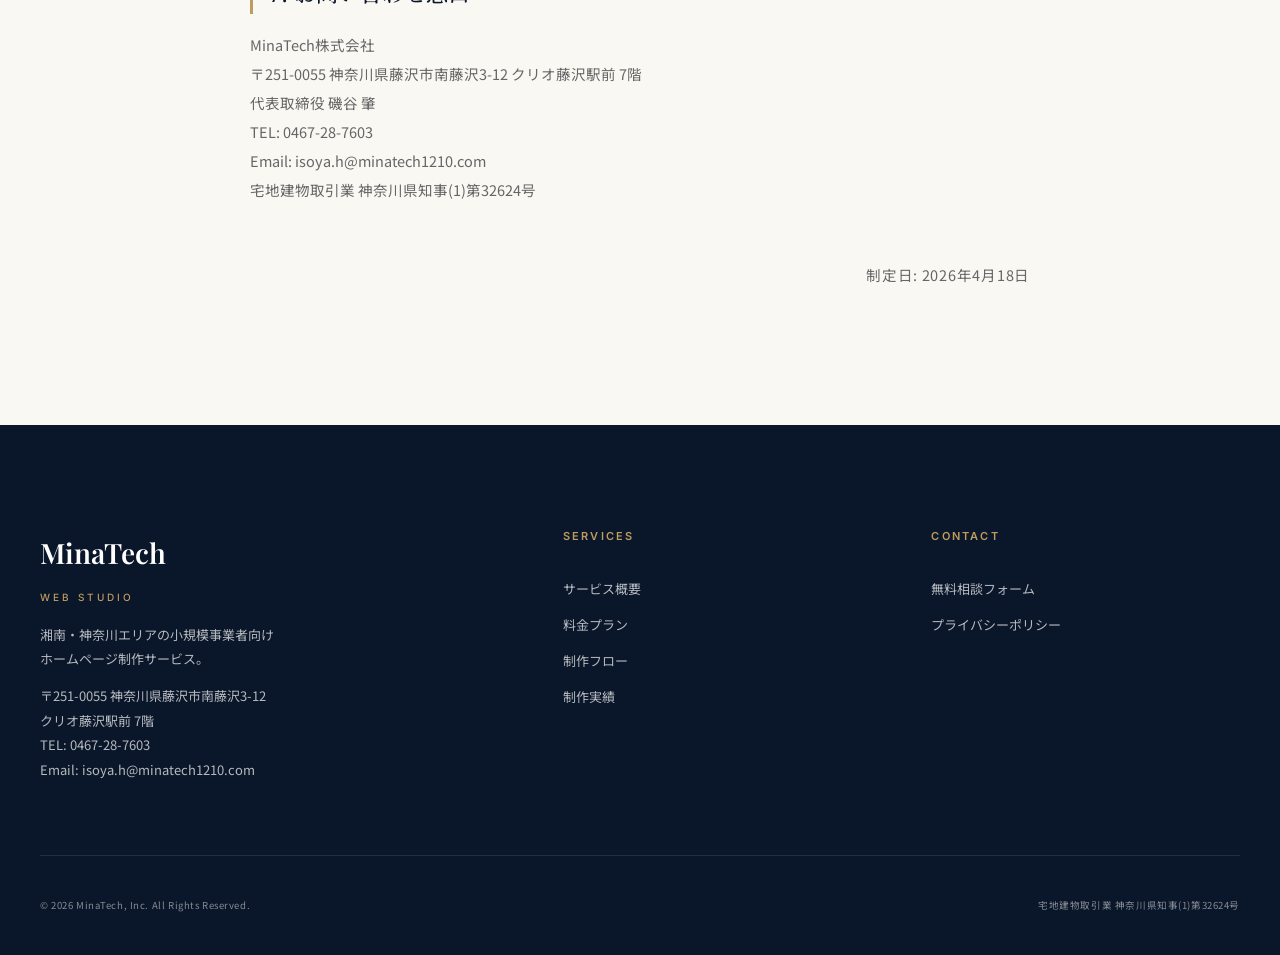
<file: privacy.html>
<!DOCTYPE html>
<html lang="ja">
<head>
<meta charset="UTF-8">
<meta name="viewport" content="width=device-width, initial-scale=1.0">
<title>プライバシーポリシー | MinaTech Web Studio</title>
<link rel="icon" type="image/svg+xml" href="favicon.svg">
<link rel="preconnect" href="https://fonts.googleapis.com">
<link rel="preconnect" href="https://fonts.gstatic.com" crossorigin>
<link href="https://fonts.googleapis.com/css2?family=Playfair+Display:ital,wght@0,400;0,500;0,600;1,400&family=Noto+Serif+JP:wght@400;500;600&family=Inter:wght@400;500;600&family=Noto+Sans+JP:wght@300;400;500;700&display=swap" rel="stylesheet">
<link rel="stylesheet" href="style.css">
</head>
<body>

<header class="site-header">
  <div class="header-inner">
    <a href="index.html" class="logo">MinaTech<small>Web Studio</small></a>
    <nav class="nav">
      <a href="index.html#service">Service</a>
      <a href="index.html#works">Works</a>
      <a href="index.html#pricing">Pricing</a>
      <a href="process.html">Process</a>
      <a href="contact.html" class="btn-nav">Contact</a>
    </nav>
    <button class="nav-toggle" aria-label="メニュー">
      <span></span><span></span><span></span>
    </button>
  </div>
</header>

<section class="page-head">
  <div class="container">
    <span class="en-label">Privacy Policy</span>
    <h1>プライバシー<em style="color: var(--c-accent); font-style: normal;">ポリシー</em></h1>
  </div>
</section>

<section>
  <div class="container">
    <div class="doc">
      <p>MinaTech株式会社（以下「当社」）は、当サイト（MinaTech Web Studio）でお客様からご提供いただく個人情報の取扱いについて、以下のとおりプライバシーポリシーを定めます。</p>

      <h2>1. 個人情報の取得</h2>
      <p>当社は、お問い合わせフォーム等を通じて、氏名・会社名・メールアドレス・電話番号・ご相談内容等の個人情報を取得します。</p>

      <h2>2. 利用目的</h2>
      <ul>
        <li>お問い合わせへの返信・見積書の送付</li>
        <li>契約の締結・履行</li>
        <li>サービスに関するご連絡</li>
        <li>当社サービスの品質向上・改善</li>
      </ul>

      <h2>3. 第三者提供</h2>
      <p>法令に基づく場合を除き、ご本人の同意なく個人情報を第三者に提供することはありません。</p>

      <h2>4. 安全管理</h2>
      <p>個人情報の漏洩・滅失・毀損を防止するため、適切な安全管理措置を講じます。</p>

      <h2>5. アクセス解析ツール</h2>
      <p>当サイトはGoogle Analyticsを利用する場合があります。Cookieによる情報収集が含まれますが、個人を特定する情報は含まれません。</p>

      <h2>6. 開示・訂正・削除</h2>
      <p>ご本人から個人情報の開示・訂正・削除のご請求があった場合、合理的な範囲で対応いたします。</p>

      <h2>7. お問い合わせ窓口</h2>
      <p>
        MinaTech株式会社<br>
        〒251-0055 神奈川県藤沢市南藤沢3-12 クリオ藤沢駅前 7階<br>
        代表取締役 磯谷 肇<br>
        TEL: 0467-28-7603<br>
        Email: isoya.h@minatech1210.com<br>
        宅地建物取引業 神奈川県知事(1)第32624号
      </p>

      <p class="doc-meta">制定日: 2026年4月18日</p>
    </div>
  </div>
</section>

<footer class="site-footer">
  <div class="container">
    <div class="footer-top">
      <div>
        <span class="footer-logo">MinaTech<small>Web Studio</small></span>
        <p>湘南・神奈川エリアの小規模事業者向け<br>ホームページ制作サービス。</p>
        <address>
          〒251-0055 神奈川県藤沢市南藤沢3-12<br>
          クリオ藤沢駅前 7階<br>
          TEL: <a href="tel:0467-28-7603">0467-28-7603</a><br>
          Email: <a href="mailto:isoya.h@minatech1210.com">isoya.h@minatech1210.com</a>
        </address>
      </div>
      <div class="footer-col">
        <h4>Services</h4>
        <ul>
          <li><a href="index.html#service">サービス概要</a></li>
          <li><a href="index.html#pricing">料金プラン</a></li>
          <li><a href="process.html">制作フロー</a></li>
          <li><a href="portfolio.html">制作実績</a></li>
        </ul>
      </div>
      <div class="footer-col">
        <h4>Contact</h4>
        <ul>
          <li><a href="contact.html">無料相談フォーム</a></li>
          <li><a href="privacy.html">プライバシーポリシー</a></li>
        </ul>
      </div>
    </div>
    <div class="footer-bottom">
      <small>© 2026 MinaTech, Inc. All Rights Reserved.</small>
      <small>宅地建物取引業 神奈川県知事(1)第32624号</small>
    </div>
  </div>
</footer>

<script src="main.js"></script>
</body>
</html>
</file>
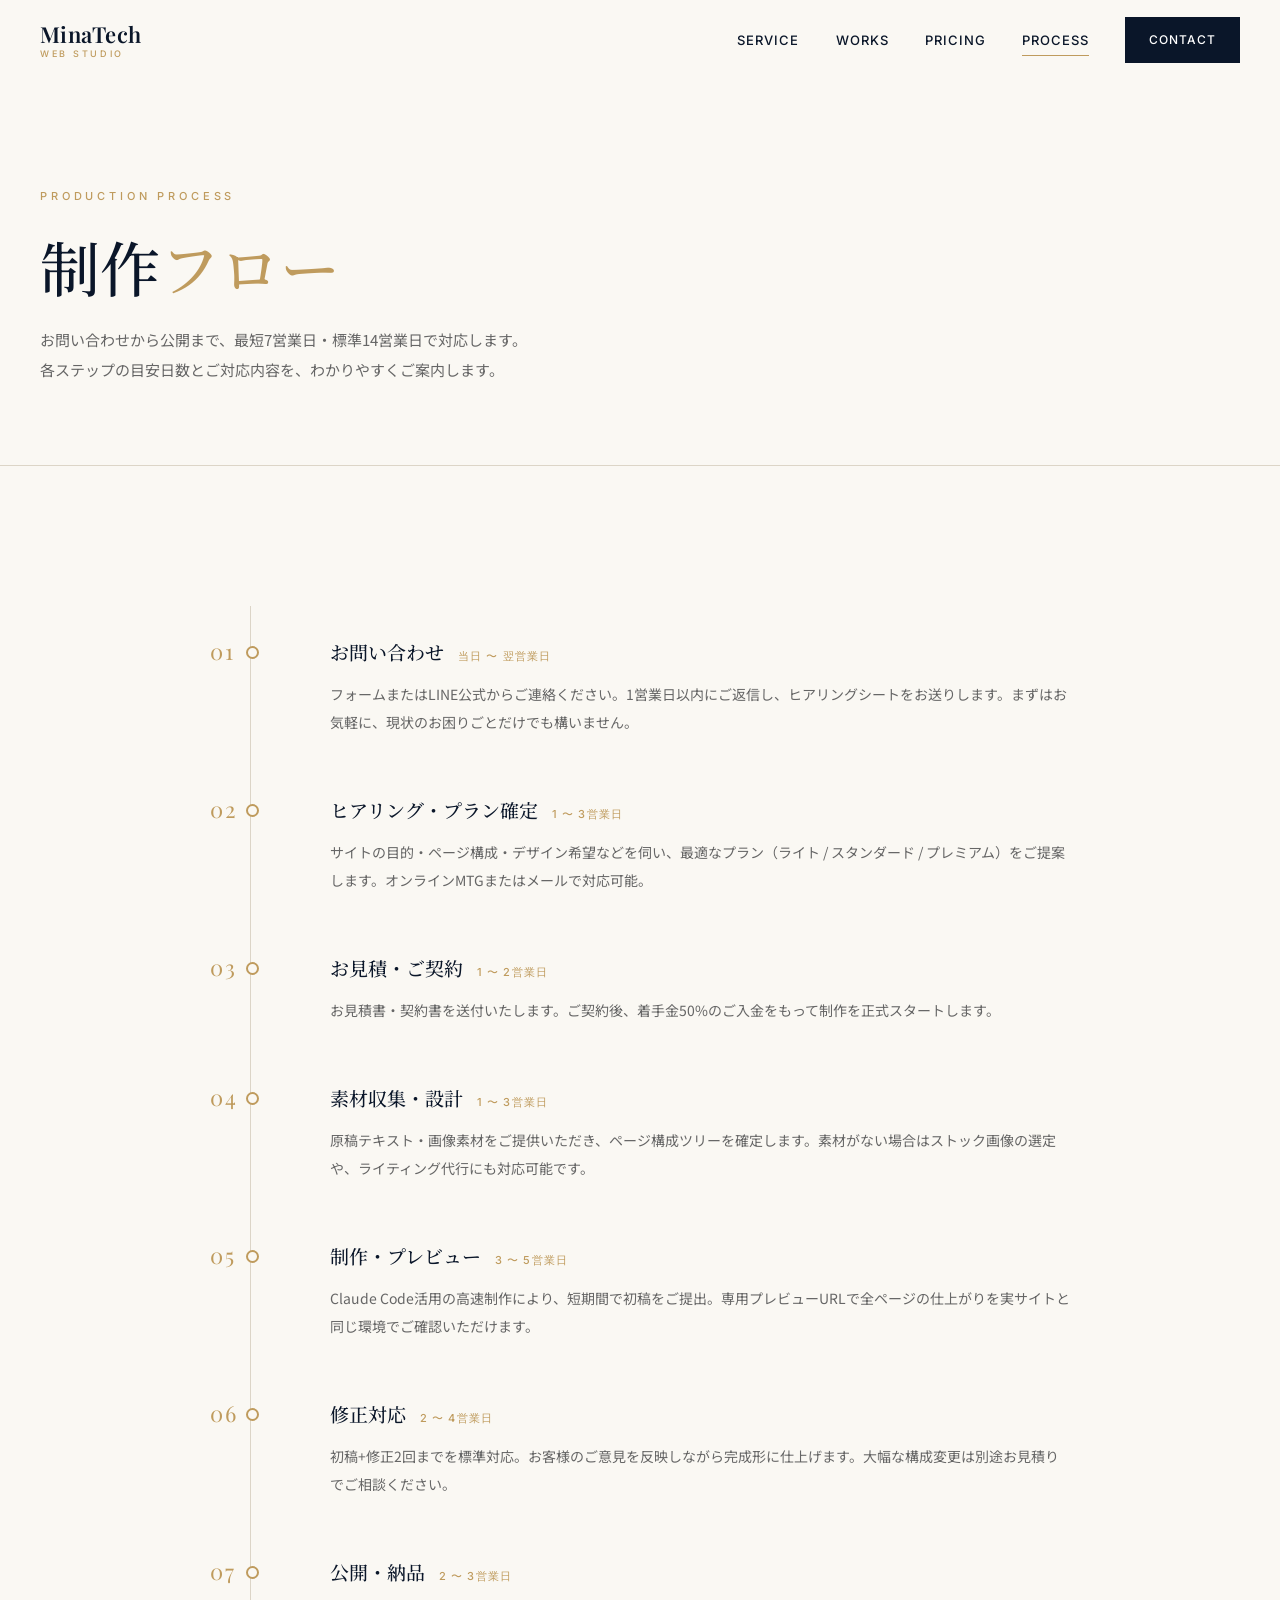
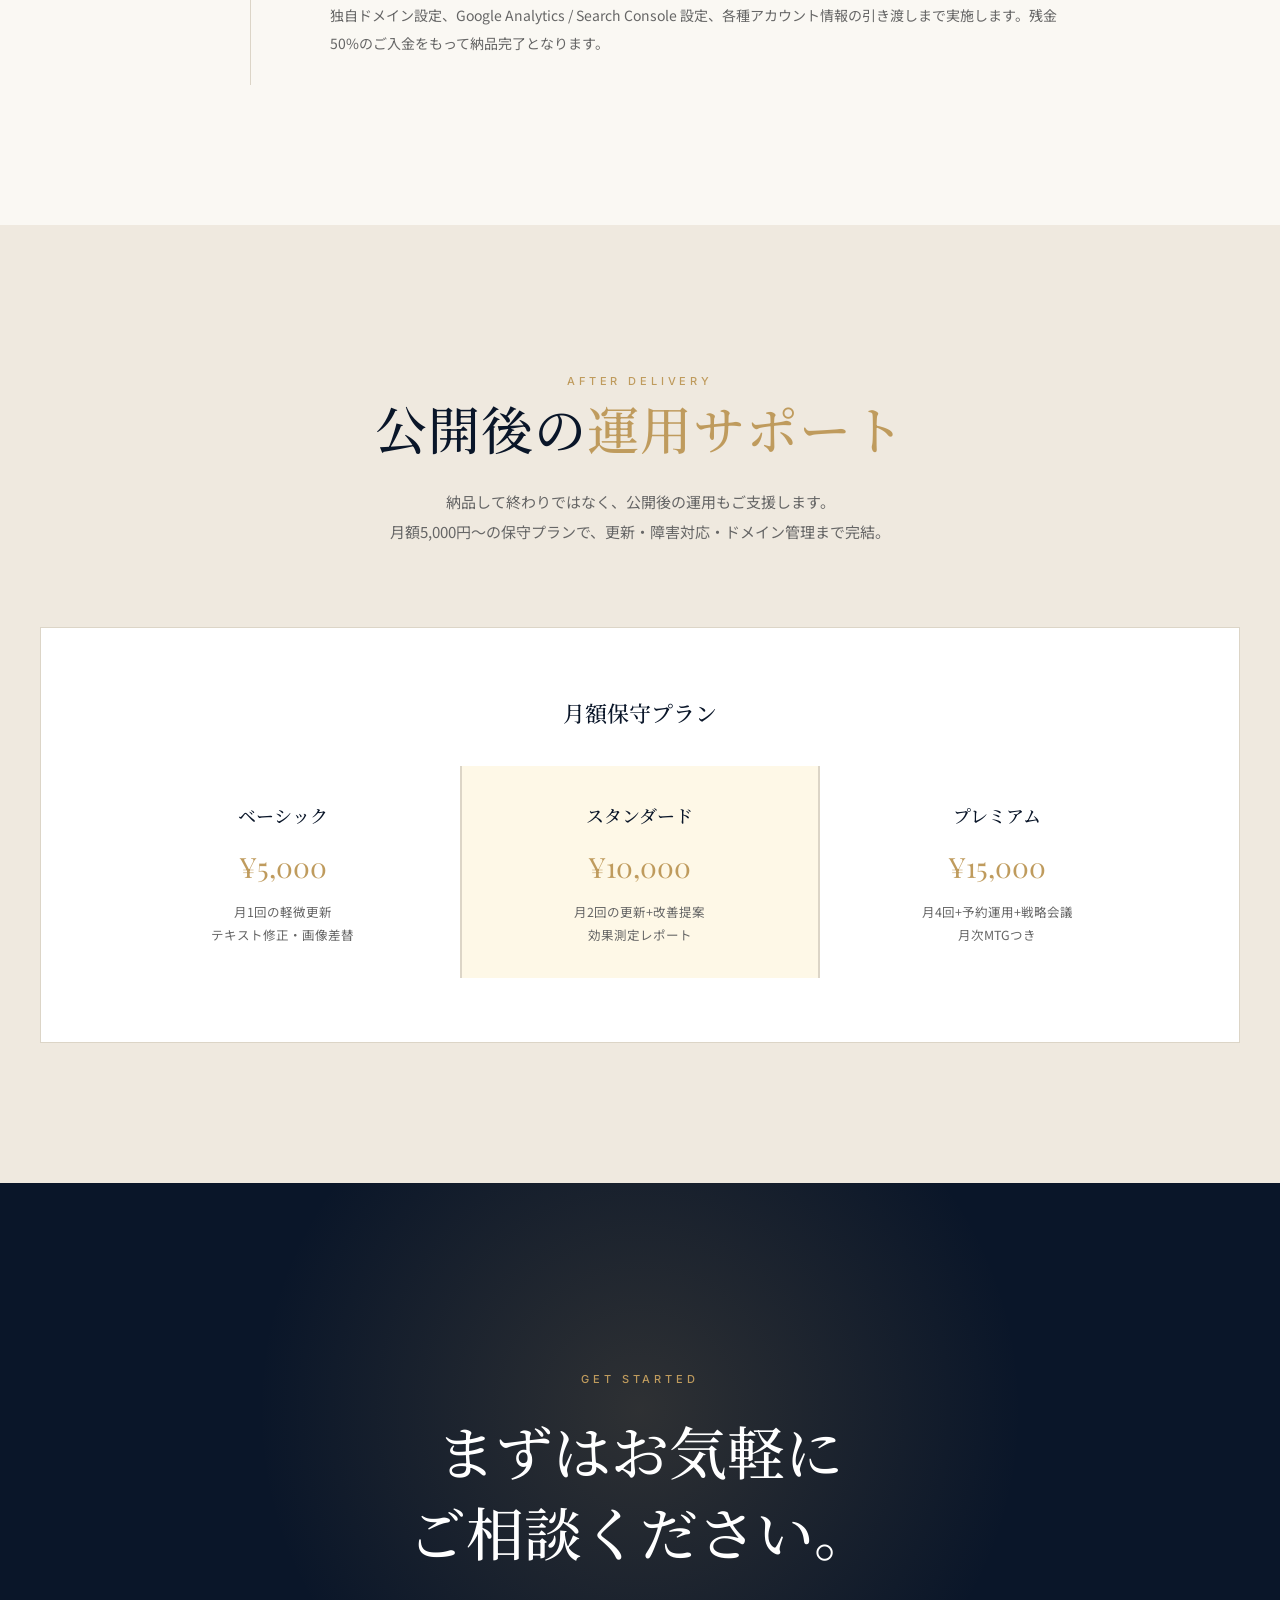
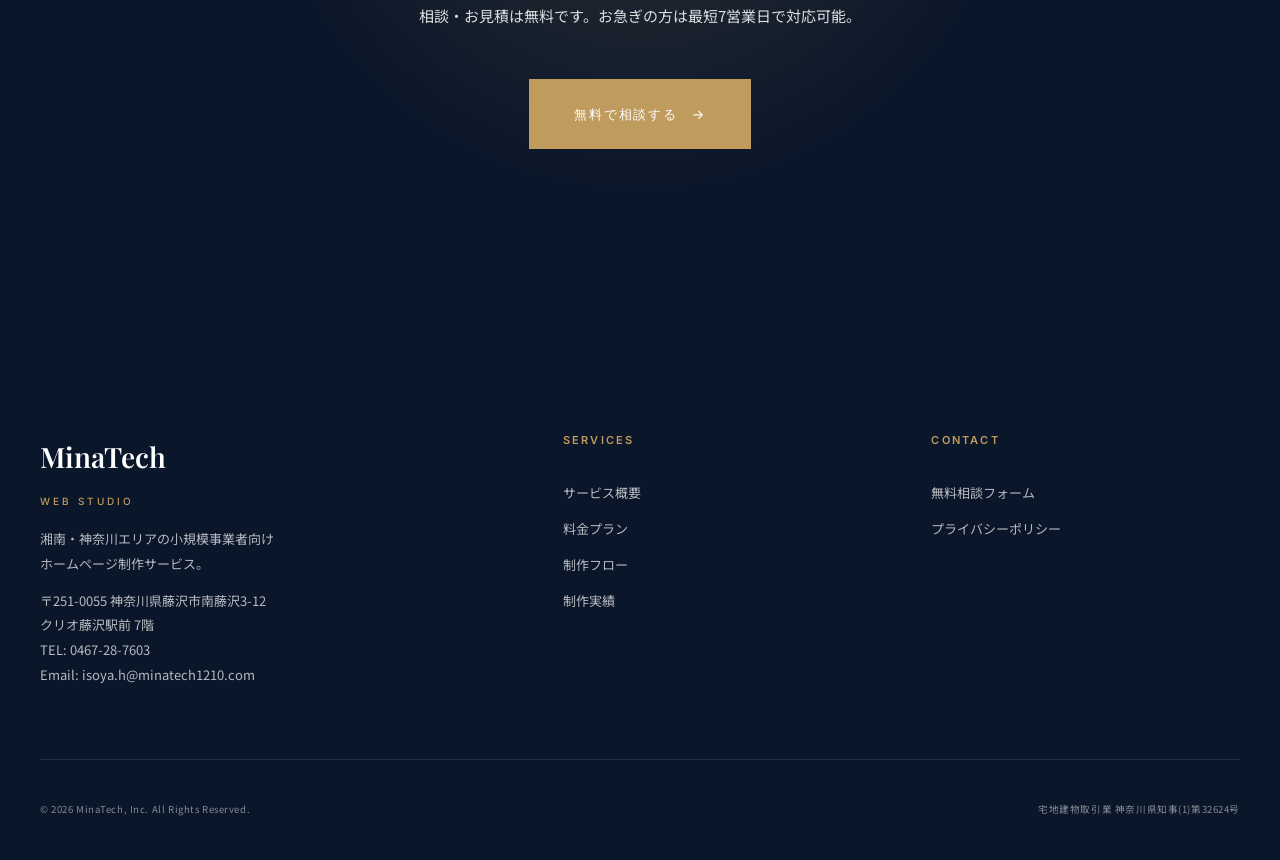
<file: process.html>
<!DOCTYPE html>
<html lang="ja">
<head>
<meta charset="UTF-8">
<meta name="viewport" content="width=device-width, initial-scale=1.0">
<title>制作フロー | MinaTech Web Studio</title>
<meta name="description" content="MinaTech Web Studioの制作フロー。お問い合わせから公開・保守まで7ステップで分かりやすくご案内します。">
<link rel="icon" type="image/svg+xml" href="favicon.svg">
<link rel="preconnect" href="https://fonts.googleapis.com">
<link rel="preconnect" href="https://fonts.gstatic.com" crossorigin>
<link href="https://fonts.googleapis.com/css2?family=Playfair+Display:ital,wght@0,400;0,500;0,600;1,400&family=Noto+Serif+JP:wght@400;500;600&family=Inter:wght@400;500;600&family=Noto+Sans+JP:wght@300;400;500;700&display=swap" rel="stylesheet">
<link rel="stylesheet" href="style.css">
</head>
<body>

<header class="site-header">
  <div class="header-inner">
    <a href="index.html" class="logo">MinaTech<small>Web Studio</small></a>
    <nav class="nav">
      <a href="index.html#service">Service</a>
      <a href="index.html#works">Works</a>
      <a href="index.html#pricing">Pricing</a>
      <a href="process.html" class="active">Process</a>
      <a href="contact.html" class="btn-nav">Contact</a>
    </nav>
    <button class="nav-toggle" aria-label="メニュー">
      <span></span><span></span><span></span>
    </button>
  </div>
</header>

<!-- ========== PAGE HEAD ========== -->
<section class="page-head">
  <div class="container">
    <span class="en-label">Production Process</span>
    <h1>制作<em style="color: var(--c-accent); font-style: normal;">フロー</em></h1>
    <p>お問い合わせから公開まで、最短7営業日・標準14営業日で対応します。<br>各ステップの目安日数とご対応内容を、わかりやすくご案内します。</p>
  </div>
</section>

<!-- ========== TIMELINE ========== -->
<section class="section">
  <div class="container">
    <div class="timeline">
      <div class="timeline-item reveal">
        <div class="tl-num">01</div>
        <div class="tl-body">
          <h3>お問い合わせ<small>当日 〜 翌営業日</small></h3>
          <p>フォームまたはLINE公式からご連絡ください。1営業日以内にご返信し、ヒアリングシートをお送りします。まずはお気軽に、現状のお困りごとだけでも構いません。</p>
        </div>
      </div>
      <div class="timeline-item reveal">
        <div class="tl-num">02</div>
        <div class="tl-body">
          <h3>ヒアリング・プラン確定<small>1 〜 3営業日</small></h3>
          <p>サイトの目的・ページ構成・デザイン希望などを伺い、最適なプラン（ライト / スタンダード / プレミアム）をご提案します。オンラインMTGまたはメールで対応可能。</p>
        </div>
      </div>
      <div class="timeline-item reveal">
        <div class="tl-num">03</div>
        <div class="tl-body">
          <h3>お見積・ご契約<small>1 〜 2営業日</small></h3>
          <p>お見積書・契約書を送付いたします。ご契約後、着手金50%のご入金をもって制作を正式スタートします。</p>
        </div>
      </div>
      <div class="timeline-item reveal">
        <div class="tl-num">04</div>
        <div class="tl-body">
          <h3>素材収集・設計<small>1 〜 3営業日</small></h3>
          <p>原稿テキスト・画像素材をご提供いただき、ページ構成ツリーを確定します。素材がない場合はストック画像の選定や、ライティング代行にも対応可能です。</p>
        </div>
      </div>
      <div class="timeline-item reveal">
        <div class="tl-num">05</div>
        <div class="tl-body">
          <h3>制作・プレビュー<small>3 〜 5営業日</small></h3>
          <p>Claude Code活用の高速制作により、短期間で初稿をご提出。専用プレビューURLで全ページの仕上がりを実サイトと同じ環境でご確認いただけます。</p>
        </div>
      </div>
      <div class="timeline-item reveal">
        <div class="tl-num">06</div>
        <div class="tl-body">
          <h3>修正対応<small>2 〜 4営業日</small></h3>
          <p>初稿+修正2回までを標準対応。お客様のご意見を反映しながら完成形に仕上げます。大幅な構成変更は別途お見積りでご相談ください。</p>
        </div>
      </div>
      <div class="timeline-item reveal">
        <div class="tl-num">07</div>
        <div class="tl-body">
          <h3>公開・納品<small>2 〜 3営業日</small></h3>
          <p>独自ドメイン設定、Google Analytics / Search Console 設定、各種アカウント情報の引き渡しまで実施します。残金50%のご入金をもって納品完了となります。</p>
        </div>
      </div>
    </div>
  </div>
</section>

<!-- ========== AFTER DELIVERY ========== -->
<section class="section section-alt">
  <div class="container">
    <div class="section-header-center">
      <span class="en-label">After Delivery</span>
      <h2 class="section-title">公開後の<em class="em">運用サポート</em></h2>
      <p class="section-lead" style="margin: 16px auto 0;">
        納品して終わりではなく、公開後の運用もご支援します。<br>月額5,000円〜の保守プランで、更新・障害対応・ドメイン管理まで完結。
      </p>
    </div>

    <div class="maintenance-wrap reveal">
      <h3>月額保守プラン</h3>
      <div class="maintenance-grid">
        <div class="m-plan">
          <strong>ベーシック</strong>
          <div class="m-price">¥5,000</div>
          <small>月1回の軽微更新<br>テキスト修正・画像差替</small>
        </div>
        <div class="m-plan m-plan-recommend">
          <strong>スタンダード</strong>
          <div class="m-price">¥10,000</div>
          <small>月2回の更新+改善提案<br>効果測定レポート</small>
        </div>
        <div class="m-plan">
          <strong>プレミアム</strong>
          <div class="m-price">¥15,000</div>
          <small>月4回+予約運用+戦略会議<br>月次MTGつき</small>
        </div>
      </div>
    </div>
  </div>
</section>

<!-- ========== CTA ========== -->
<section class="cta">
  <div class="container cta-inner">
    <span class="en-label">Get Started</span>
    <h2>まずはお気軽に<br>ご相談ください。</h2>
    <p>相談・お見積は無料です。お急ぎの方は最短7営業日で対応可能。</p>
    <a href="contact.html" class="btn btn-gold btn-lg">無料で相談する</a>
  </div>
</section>

<!-- ========== FOOTER ========== -->
<footer class="site-footer">
  <div class="container">
    <div class="footer-top">
      <div>
        <span class="footer-logo">MinaTech<small>Web Studio</small></span>
        <p>湘南・神奈川エリアの小規模事業者向け<br>ホームページ制作サービス。</p>
        <address>
          〒251-0055 神奈川県藤沢市南藤沢3-12<br>
          クリオ藤沢駅前 7階<br>
          TEL: <a href="tel:0467-28-7603">0467-28-7603</a><br>
          Email: <a href="mailto:isoya.h@minatech1210.com">isoya.h@minatech1210.com</a>
        </address>
      </div>
      <div class="footer-col">
        <h4>Services</h4>
        <ul>
          <li><a href="index.html#service">サービス概要</a></li>
          <li><a href="index.html#pricing">料金プラン</a></li>
          <li><a href="process.html">制作フロー</a></li>
          <li><a href="portfolio.html">制作実績</a></li>
        </ul>
      </div>
      <div class="footer-col">
        <h4>Contact</h4>
        <ul>
          <li><a href="contact.html">無料相談フォーム</a></li>
          <li><a href="privacy.html">プライバシーポリシー</a></li>
        </ul>
      </div>
    </div>
    <div class="footer-bottom">
      <small>© 2026 MinaTech, Inc. All Rights Reserved.</small>
      <small>宅地建物取引業 神奈川県知事(1)第32624号</small>
    </div>
  </div>
</footer>

<script src="main.js"></script>
</body>
</html>
</file>
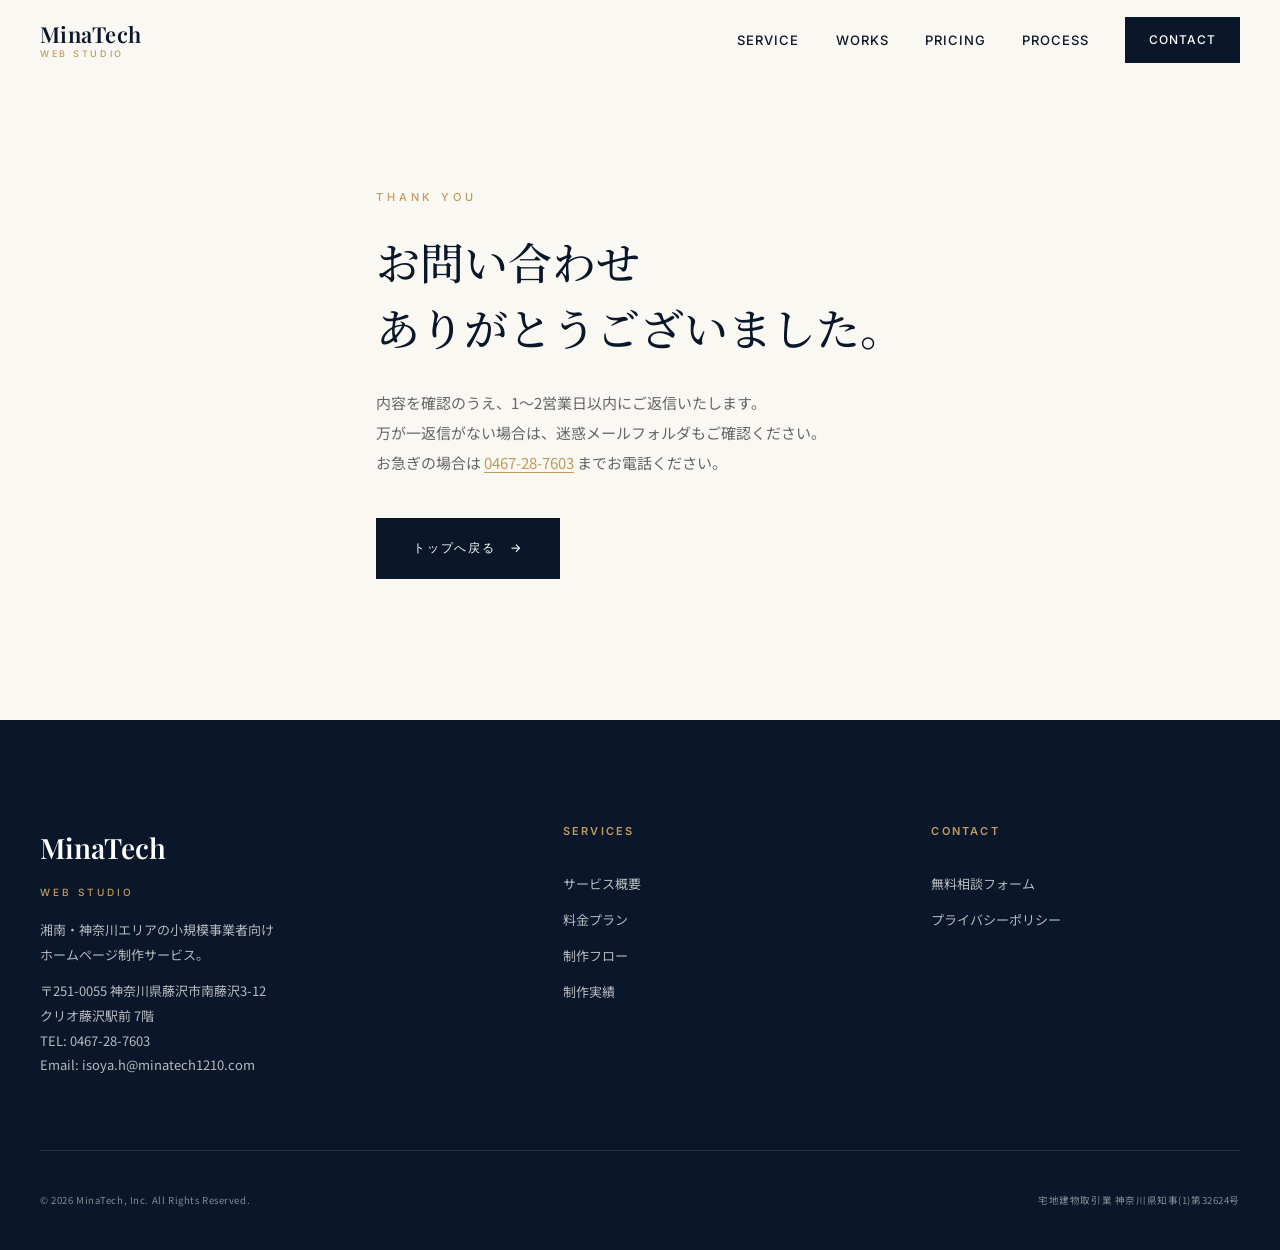
<file: thanks.html>
<!DOCTYPE html>
<html lang="ja">
<head>
<meta charset="UTF-8">
<meta name="viewport" content="width=device-width, initial-scale=1.0">
<title>送信完了 | MinaTech Web Studio</title>
<meta name="robots" content="noindex">
<link rel="icon" type="image/svg+xml" href="favicon.svg">
<link rel="preconnect" href="https://fonts.googleapis.com">
<link rel="preconnect" href="https://fonts.gstatic.com" crossorigin>
<link href="https://fonts.googleapis.com/css2?family=Playfair+Display:ital,wght@0,400;0,500;0,600;1,400&family=Noto+Serif+JP:wght@400;500;600&family=Inter:wght@400;500;600&family=Noto+Sans+JP:wght@300;400;500;700&display=swap" rel="stylesheet">
<link rel="stylesheet" href="style.css">
</head>
<body>

<header class="site-header">
  <div class="header-inner">
    <a href="index.html" class="logo">MinaTech<small>Web Studio</small></a>
    <nav class="nav">
      <a href="index.html#service">Service</a>
      <a href="index.html#works">Works</a>
      <a href="index.html#pricing">Pricing</a>
      <a href="process.html">Process</a>
      <a href="contact.html" class="btn-nav">Contact</a>
    </nav>
    <button class="nav-toggle" aria-label="メニュー">
      <span></span><span></span><span></span>
    </button>
  </div>
</header>

<section class="thanks">
  <div class="container">
    <span class="en-label">Thank You</span>
    <h1>お問い合わせ<br>ありがとうございました。</h1>
    <p>
      内容を確認のうえ、1〜2営業日以内にご返信いたします。<br>
      万が一返信がない場合は、迷惑メールフォルダもご確認ください。<br>
      お急ぎの場合は <a href="tel:0467-28-7603" style="color: var(--c-accent); text-decoration: underline; text-underline-offset: 3px;">0467-28-7603</a> までお電話ください。
    </p>
    <a href="index.html" class="btn btn-primary">トップへ戻る</a>
  </div>
</section>

<footer class="site-footer">
  <div class="container">
    <div class="footer-top">
      <div>
        <span class="footer-logo">MinaTech<small>Web Studio</small></span>
        <p>湘南・神奈川エリアの小規模事業者向け<br>ホームページ制作サービス。</p>
        <address>
          〒251-0055 神奈川県藤沢市南藤沢3-12<br>
          クリオ藤沢駅前 7階<br>
          TEL: <a href="tel:0467-28-7603">0467-28-7603</a><br>
          Email: <a href="mailto:isoya.h@minatech1210.com">isoya.h@minatech1210.com</a>
        </address>
      </div>
      <div class="footer-col">
        <h4>Services</h4>
        <ul>
          <li><a href="index.html#service">サービス概要</a></li>
          <li><a href="index.html#pricing">料金プラン</a></li>
          <li><a href="process.html">制作フロー</a></li>
          <li><a href="portfolio.html">制作実績</a></li>
        </ul>
      </div>
      <div class="footer-col">
        <h4>Contact</h4>
        <ul>
          <li><a href="contact.html">無料相談フォーム</a></li>
          <li><a href="privacy.html">プライバシーポリシー</a></li>
        </ul>
      </div>
    </div>
    <div class="footer-bottom">
      <small>© 2026 MinaTech, Inc. All Rights Reserved.</small>
      <small>宅地建物取引業 神奈川県知事(1)第32624号</small>
    </div>
  </div>
</footer>

<script src="main.js"></script>
</body>
</html>
</file>
<file: style.css>
/* ============================
   MinaTech Web Studio
   Design System
   ============================ */

:root {
  --c-bg: #faf8f3;
  --c-bg-dark: #0a1629;
  --c-bg-alt: #efe9df;
  --c-primary: #0a1629;
  --c-secondary: #2c3e54;
  --c-accent: #bf9b5d;
  --c-accent-hover: #a08246;
  --c-text: #1a1a1a;
  --c-sub: #666;
  --c-line: #dcd5c7;
  --c-white: #ffffff;

  --ease: cubic-bezier(.22, 1, .36, 1);
  --ease-out: cubic-bezier(.16, 1, .3, 1);

  --font-serif-jp: "Noto Serif JP", "Yu Mincho", serif;
  --font-sans-jp: "Noto Sans JP", "Hiragino Sans", sans-serif;
  --font-serif-en: "Playfair Display", "Cormorant Garamond", serif;
  --font-sans-en: "Inter", "Helvetica Neue", sans-serif;

  --radius: 2px;
  --container: 1280px;
  --header-h: 80px;
}

* { box-sizing: border-box; margin: 0; padding: 0; }
html { scroll-behavior: smooth; scroll-padding-top: var(--header-h); }
body {
  font-family: var(--font-sans-jp);
  color: var(--c-text);
  line-height: 1.9;
  font-size: 15px;
  background: var(--c-bg);
  -webkit-font-smoothing: antialiased;
  overflow-x: hidden;
}
img { max-width: 100%; height: auto; display: block; }
a { color: inherit; text-decoration: none; transition: opacity .3s var(--ease); }
ul, ol { list-style: none; }

.container {
  max-width: var(--container);
  margin: 0 auto;
  padding: 0 40px;
}
@media (max-width: 768px) { .container { padding: 0 24px; } }

/* ============================
   Typography
   ============================ */
.en-label {
  font-family: var(--font-sans-en);
  font-size: 11px;
  font-weight: 500;
  letter-spacing: .35em;
  color: var(--c-accent);
  text-transform: uppercase;
}
.section-title {
  font-family: var(--font-serif-jp);
  font-size: clamp(28px, 4.4vw, 52px);
  font-weight: 500;
  color: var(--c-primary);
  line-height: 1.35;
  margin-bottom: 24px;
  letter-spacing: .02em;
}
.section-title .em { color: var(--c-accent); font-style: normal; }
.section-lead {
  font-size: 15px;
  color: var(--c-sub);
  line-height: 2;
  max-width: 680px;
}

/* ============================
   Scroll Reveal
   ============================ */
.reveal {
  opacity: 0;
  transform: translateY(40px);
  transition: opacity 1.1s var(--ease-out), transform 1.1s var(--ease-out);
}
.reveal.in { opacity: 1; transform: translateY(0); }
.reveal-delay-1 { transition-delay: .1s; }
.reveal-delay-2 { transition-delay: .2s; }
.reveal-delay-3 { transition-delay: .3s; }
.reveal-delay-4 { transition-delay: .4s; }

.reveal-split {
  overflow: hidden;
  display: inline-block;
}
.reveal-split > span {
  display: inline-block;
  transform: translateY(110%);
  transition: transform 1.2s var(--ease-out);
}
.reveal-split.in > span { transform: translateY(0); }

/* ============================
   Header
   ============================ */
.site-header {
  position: fixed;
  top: 0; left: 0; right: 0;
  height: var(--header-h);
  z-index: 1000;
  transition: all .4s var(--ease);
  mix-blend-mode: normal;
}
.site-header.scrolled {
  background: rgba(250, 248, 243, .92);
  backdrop-filter: blur(14px);
  -webkit-backdrop-filter: blur(14px);
  box-shadow: 0 1px 20px rgba(10, 22, 41, .05);
}
.header-inner {
  height: 100%;
  display: flex;
  align-items: center;
  justify-content: space-between;
  max-width: var(--container);
  margin: 0 auto;
  padding: 0 40px;
}
.logo {
  font-family: var(--font-serif-en);
  font-size: 22px;
  font-weight: 600;
  color: var(--c-primary);
  letter-spacing: .02em;
  line-height: 1;
}
.logo small {
  display: block;
  font-family: var(--font-sans-en);
  font-size: 9px;
  font-weight: 500;
  letter-spacing: .3em;
  color: var(--c-accent);
  margin-top: 4px;
  text-transform: uppercase;
}

.nav {
  display: flex;
  align-items: center;
  gap: 36px;
}
.nav a {
  font-family: var(--font-sans-en);
  font-size: 13px;
  font-weight: 500;
  letter-spacing: .08em;
  color: var(--c-primary);
  position: relative;
  text-transform: uppercase;
}
.nav a::after {
  content: "";
  position: absolute;
  bottom: -4px;
  left: 0;
  width: 100%;
  height: 1px;
  background: var(--c-accent);
  transform: scaleX(0);
  transform-origin: right;
  transition: transform .4s var(--ease);
}
.nav a:hover::after, .nav a.active::after {
  transform: scaleX(1);
  transform-origin: left;
}
.btn-nav {
  background: var(--c-primary);
  color: var(--c-white) !important;
  padding: 12px 24px;
  font-size: 12px !important;
  letter-spacing: .1em;
}
.btn-nav::after { display: none; }
.btn-nav:hover { background: var(--c-accent); opacity: 1; }

.nav-toggle {
  display: none;
  background: none;
  border: none;
  width: 28px;
  height: 20px;
  position: relative;
  cursor: pointer;
}
.nav-toggle span {
  position: absolute;
  left: 0;
  width: 100%;
  height: 1.5px;
  background: var(--c-primary);
  transition: all .3s var(--ease);
}
.nav-toggle span:nth-child(1) { top: 2px; }
.nav-toggle span:nth-child(2) { top: 9px; }
.nav-toggle span:nth-child(3) { top: 16px; }
.nav-toggle.open span:nth-child(1) { top: 9px; transform: rotate(45deg); }
.nav-toggle.open span:nth-child(2) { opacity: 0; }
.nav-toggle.open span:nth-child(3) { top: 9px; transform: rotate(-45deg); }

/* ============================
   Hero
   ============================ */
.hero {
  position: relative;
  min-height: 100vh;
  display: flex;
  align-items: center;
  padding: calc(var(--header-h) + 40px) 0 80px;
  overflow: hidden;
  background: var(--c-bg);
}
.hero::before {
  content: "";
  position: absolute;
  top: -20%;
  right: -10%;
  width: 70vw;
  height: 70vw;
  max-width: 800px;
  max-height: 800px;
  background: radial-gradient(circle, rgba(191,155,93,.15) 0%, transparent 70%);
  border-radius: 50%;
  animation: float 14s ease-in-out infinite;
}
@keyframes float {
  0%, 100% { transform: translate(0, 0) scale(1); }
  50% { transform: translate(-40px, 40px) scale(1.05); }
}
.hero-inner {
  position: relative;
  z-index: 2;
  width: 100%;
}
.hero-mark {
  display: inline-block;
  font-family: var(--font-sans-en);
  font-size: 11px;
  letter-spacing: .35em;
  color: var(--c-accent);
  text-transform: uppercase;
  margin-bottom: 32px;
  padding-left: 40px;
  position: relative;
}
.hero-mark::before {
  content: "";
  position: absolute;
  left: 0; top: 50%;
  width: 28px;
  height: 1px;
  background: var(--c-accent);
}
.hero h1 {
  font-family: var(--font-serif-jp);
  font-size: clamp(38px, 7vw, 88px);
  font-weight: 500;
  line-height: 1.22;
  color: var(--c-primary);
  margin-bottom: 32px;
  letter-spacing: .02em;
}
.hero h1 .line { display: block; overflow: hidden; }
.hero h1 .line > span {
  display: block;
  transform: translateY(110%);
  transition: transform 1.3s var(--ease-out);
}
.hero.loaded h1 .line > span { transform: translateY(0); }
.hero h1 .line:nth-child(2) > span { transition-delay: .15s; }
.hero h1 .line:nth-child(3) > span { transition-delay: .3s; }
.hero h1 .em { color: var(--c-accent); }

.hero-sub {
  font-size: clamp(14px, 1.4vw, 17px);
  color: var(--c-secondary);
  max-width: 580px;
  margin-bottom: 48px;
  line-height: 2;
  opacity: 0;
  transform: translateY(20px);
  transition: all 1s var(--ease-out) .6s;
}
.hero.loaded .hero-sub { opacity: 1; transform: translateY(0); }

.hero-cta-row {
  display: flex;
  gap: 20px;
  flex-wrap: wrap;
  opacity: 0;
  transform: translateY(20px);
  transition: all 1s var(--ease-out) .75s;
}
.hero.loaded .hero-cta-row { opacity: 1; transform: translateY(0); }

.hero-scroll {
  position: absolute;
  bottom: 30px;
  left: 50%;
  transform: translateX(-50%);
  font-family: var(--font-sans-en);
  font-size: 10px;
  letter-spacing: .4em;
  color: var(--c-secondary);
  text-transform: uppercase;
  z-index: 5;
  opacity: 0;
  transition: opacity 1s .9s;
}
.hero.loaded .hero-scroll { opacity: 1; }
.hero-scroll::after {
  content: "";
  display: block;
  width: 1px;
  height: 50px;
  background: var(--c-accent);
  margin: 12px auto 0;
  animation: scrollLine 2s ease-in-out infinite;
  transform-origin: top;
}
@keyframes scrollLine {
  0% { transform: scaleY(0); }
  50% { transform: scaleY(1); }
  100% { transform: scaleY(0); transform-origin: bottom; }
}

/* ============================
   Buttons
   ============================ */
.btn {
  display: inline-flex;
  align-items: center;
  gap: 14px;
  padding: 18px 36px;
  font-family: var(--font-sans-en);
  font-size: 12px;
  font-weight: 500;
  letter-spacing: .15em;
  text-transform: uppercase;
  border-radius: 0;
  border: 1px solid transparent;
  cursor: pointer;
  transition: all .4s var(--ease);
  position: relative;
  overflow: hidden;
}
.btn::after {
  content: "→";
  transition: transform .4s var(--ease);
}
.btn:hover::after { transform: translateX(6px); }

.btn-primary {
  background: var(--c-primary);
  color: var(--c-white);
}
.btn-primary:hover { background: var(--c-accent); opacity: 1; }

.btn-outline {
  background: transparent;
  color: var(--c-primary);
  border-color: var(--c-primary);
}
.btn-outline:hover {
  background: var(--c-primary);
  color: var(--c-white);
  opacity: 1;
}

.btn-gold {
  background: var(--c-accent);
  color: var(--c-white);
}
.btn-gold:hover { background: var(--c-accent-hover); opacity: 1; }

.btn-lg { padding: 22px 44px; font-size: 13px; }

/* ============================
   Sections
   ============================ */
.section {
  padding: 140px 0;
  position: relative;
}
.section-dark { background: var(--c-bg-dark); color: var(--c-white); }
.section-dark .section-title { color: var(--c-white); }
.section-dark .en-label { color: var(--c-accent); }
.section-alt { background: var(--c-bg-alt); }

.section-header {
  margin-bottom: 80px;
  display: grid;
  grid-template-columns: 1fr 1.3fr;
  gap: 80px;
  align-items: end;
}
.section-header .en-label { margin-bottom: 20px; display: block; }
.section-header-center {
  text-align: center;
  display: block;
  margin-bottom: 80px;
}
.section-header-center .en-label { margin-bottom: 12px; }
.section-header-center .section-title { text-align: center; }

/* ============================
   Stats
   ============================ */
.stats {
  padding: 100px 0;
  background: var(--c-primary);
  color: var(--c-white);
  position: relative;
  overflow: hidden;
}
.stats::before {
  content: "";
  position: absolute;
  bottom: -50%; left: -10%;
  width: 500px; height: 500px;
  background: radial-gradient(circle, rgba(191,155,93,.18) 0%, transparent 70%);
  border-radius: 50%;
}
.stats-grid {
  display: grid;
  grid-template-columns: repeat(4, 1fr);
  gap: 40px;
  position: relative;
  z-index: 2;
}
.stat { text-align: center; }
.stat-num {
  font-family: var(--font-serif-en);
  font-size: clamp(40px, 5vw, 64px);
  font-weight: 500;
  color: var(--c-accent);
  line-height: 1;
  margin-bottom: 12px;
  letter-spacing: .02em;
}
.stat-num small {
  font-size: .5em;
  color: var(--c-white);
  margin-left: 4px;
}
.stat-label {
  font-family: var(--font-sans-en);
  font-size: 11px;
  letter-spacing: .2em;
  text-transform: uppercase;
  color: rgba(255,255,255,.7);
}
.stat-desc {
  font-size: 13px;
  color: rgba(255,255,255,.85);
  margin-top: 8px;
}

/* ============================
   Services
   ============================ */
.services {
  display: grid;
  grid-template-columns: repeat(3, 1fr);
  gap: 60px;
}
.service {
  position: relative;
  padding: 48px 0;
  border-top: 1px solid var(--c-line);
  transition: all .5s var(--ease);
}
.service-num {
  font-family: var(--font-serif-en);
  font-size: 14px;
  color: var(--c-accent);
  letter-spacing: .2em;
  margin-bottom: 24px;
}
.service h3 {
  font-family: var(--font-serif-jp);
  font-size: 24px;
  font-weight: 500;
  color: var(--c-primary);
  margin-bottom: 20px;
}
.service p {
  font-size: 14px;
  color: var(--c-sub);
  line-height: 2;
}
.service:hover { border-top-color: var(--c-accent); }
.service:hover .service-num { color: var(--c-primary); }

/* ============================
   Works / Portfolio
   ============================ */
.works-stack {
  display: flex;
  flex-direction: column;
  gap: 120px;
}
.work {
  display: grid;
  grid-template-columns: 1.1fr 1fr;
  gap: 80px;
  align-items: center;
}
.work.reverse { direction: rtl; }
.work.reverse > * { direction: ltr; }

.work-media {
  position: relative;
  aspect-ratio: 4/3;
  overflow: hidden;
  background: var(--c-bg-alt);
}
.work-media img {
  width: 100%;
  height: 100%;
  object-fit: cover;
  transition: transform 1.2s var(--ease);
}
.work-media:hover img { transform: scale(1.05); }
.work-media-sora {
  display: flex;
  align-items: center;
  justify-content: center;
  background: linear-gradient(135deg, #f5ece0 0%, #e8d9c1 100%);
  padding: 60px;
}
.work-media-sora img {
  width: auto; max-width: 320px;
  height: auto; object-fit: contain;
}

.work-content .work-no {
  font-family: var(--font-serif-en);
  font-size: 14px;
  color: var(--c-accent);
  letter-spacing: .2em;
  margin-bottom: 20px;
}
.work-content .work-tag {
  display: inline-block;
  font-family: var(--font-sans-en);
  font-size: 10px;
  letter-spacing: .25em;
  text-transform: uppercase;
  padding: 6px 14px;
  border: 1px solid var(--c-accent);
  color: var(--c-accent);
  margin-bottom: 24px;
}
.work-content h3 {
  font-family: var(--font-serif-jp);
  font-size: clamp(24px, 2.4vw, 34px);
  font-weight: 500;
  color: var(--c-primary);
  margin-bottom: 12px;
  line-height: 1.4;
}
.work-content .work-en {
  font-family: var(--font-serif-en);
  font-size: 15px;
  color: var(--c-secondary);
  margin-bottom: 28px;
  letter-spacing: .04em;
  font-style: italic;
}
.work-content p {
  font-size: 14px;
  color: var(--c-sub);
  line-height: 2;
  margin-bottom: 32px;
}
.work-meta {
  display: grid;
  grid-template-columns: 100px 1fr;
  gap: 6px 20px;
  margin-bottom: 32px;
  font-size: 13px;
}
.work-meta dt { color: var(--c-accent); font-weight: 500; letter-spacing: .04em; }
.work-meta dd { color: var(--c-text); }
.work-link {
  display: inline-flex;
  align-items: center;
  gap: 12px;
  font-family: var(--font-sans-en);
  font-size: 12px;
  letter-spacing: .15em;
  text-transform: uppercase;
  color: var(--c-primary);
  padding-bottom: 6px;
  border-bottom: 1px solid var(--c-primary);
  transition: all .3s var(--ease);
}
.work-link::after { content: "↗"; transition: transform .3s var(--ease); }
.work-link:hover {
  color: var(--c-accent);
  border-bottom-color: var(--c-accent);
  opacity: 1;
}
.work-link:hover::after { transform: translate(4px, -4px); }

/* ============================
   Pricing
   ============================ */
.pricing-grid {
  display: grid;
  grid-template-columns: repeat(3, 1fr);
  gap: 30px;
  margin-bottom: 80px;
}
.plan {
  background: var(--c-white);
  padding: 56px 44px;
  position: relative;
  transition: all .5s var(--ease);
  border: 1px solid var(--c-line);
}
.plan:hover {
  transform: translateY(-8px);
  box-shadow: 0 24px 60px rgba(10,22,41,.12);
  border-color: var(--c-primary);
}
.plan-recommend {
  background: var(--c-primary);
  color: var(--c-white);
  border-color: var(--c-primary);
}
.plan-recommend:hover { background: #0f2038; }
.plan-label {
  font-family: var(--font-sans-en);
  font-size: 10px;
  letter-spacing: .3em;
  color: var(--c-accent);
  text-transform: uppercase;
  margin-bottom: 16px;
}
.plan-name {
  font-family: var(--font-serif-jp);
  font-size: 26px;
  font-weight: 500;
  margin-bottom: 8px;
}
.plan-name-en {
  font-family: var(--font-serif-en);
  font-style: italic;
  font-size: 14px;
  color: var(--c-accent);
  margin-bottom: 32px;
}
.plan-price {
  font-family: var(--font-serif-en);
  font-size: 52px;
  font-weight: 500;
  line-height: 1;
  margin-bottom: 8px;
}
.plan-price small {
  font-family: var(--font-sans-jp);
  font-size: 14px;
  color: inherit;
  opacity: .7;
  margin-left: 6px;
}
.plan-price-note {
  font-size: 11px;
  opacity: .6;
  margin-bottom: 36px;
  letter-spacing: .05em;
}
.plan ul { margin-bottom: 40px; }
.plan ul li {
  padding: 14px 0 14px 22px;
  position: relative;
  font-size: 14px;
  border-bottom: 1px solid var(--c-line);
}
.plan-recommend ul li { border-bottom-color: rgba(255,255,255,.1); }
.plan ul li::before {
  content: "";
  position: absolute;
  left: 0; top: 22px;
  width: 10px; height: 1px;
  background: var(--c-accent);
}
.plan .btn {
  width: 100%;
  justify-content: center;
}

/* Maintenance */
.maintenance-wrap {
  padding: 64px;
  background: var(--c-white);
  border: 1px solid var(--c-line);
}
.maintenance-wrap h3 {
  font-family: var(--font-serif-jp);
  font-size: 22px;
  color: var(--c-primary);
  margin-bottom: 32px;
  text-align: center;
  font-weight: 500;
}
.maintenance-grid {
  display: grid;
  grid-template-columns: repeat(3, 1fr);
  gap: 2px;
  background: var(--c-line);
}
.m-plan {
  padding: 32px;
  background: var(--c-white);
  text-align: center;
}
.m-plan-recommend { background: #fef8e7; }
.m-plan strong {
  font-family: var(--font-serif-jp);
  color: var(--c-primary);
  font-size: 18px;
  display: block;
  margin-bottom: 8px;
  font-weight: 500;
}
.m-plan .m-price {
  font-family: var(--font-serif-en);
  font-size: 28px;
  color: var(--c-accent);
  margin-bottom: 8px;
}
.m-plan small {
  display: block;
  color: var(--c-sub);
  font-size: 12.5px;
  line-height: 1.8;
}

/* ============================
   Process Timeline
   ============================ */
.timeline {
  max-width: 860px;
  margin: 0 auto;
  position: relative;
}
.timeline::before {
  content: "";
  position: absolute;
  left: 40px;
  top: 0;
  bottom: 0;
  width: 1px;
  background: var(--c-line);
}
.timeline-item {
  display: grid;
  grid-template-columns: 80px 1fr;
  gap: 40px;
  padding: 28px 0 28px 0;
  position: relative;
}
.timeline-item::after {
  content: "";
  position: absolute;
  left: 36px;
  top: 40px;
  width: 9px; height: 9px;
  border-radius: 50%;
  background: var(--c-bg);
  border: 2px solid var(--c-accent);
  z-index: 2;
}
.tl-num {
  font-family: var(--font-serif-en);
  font-size: 22px;
  color: var(--c-accent);
  letter-spacing: .1em;
  line-height: 1;
  padding-top: 6px;
}
.tl-body h3 {
  font-family: var(--font-serif-jp);
  font-size: 19px;
  color: var(--c-primary);
  margin-bottom: 10px;
  font-weight: 500;
}
.tl-body h3 small {
  font-family: var(--font-sans-en);
  font-size: 11px;
  color: var(--c-accent);
  margin-left: 14px;
  letter-spacing: .1em;
}
.tl-body p { font-size: 14px; color: var(--c-sub); line-height: 2; }

/* ============================
   Marquee / Running Text
   ============================ */
.marquee {
  padding: 60px 0;
  overflow: hidden;
  border-top: 1px solid var(--c-line);
  border-bottom: 1px solid var(--c-line);
}
.marquee-track {
  display: flex;
  gap: 80px;
  animation: marquee 40s linear infinite;
  white-space: nowrap;
}
.marquee span {
  font-family: var(--font-serif-en);
  font-style: italic;
  font-size: clamp(40px, 6vw, 80px);
  color: var(--c-primary);
  opacity: .15;
  font-weight: 500;
}
.marquee span em {
  color: var(--c-accent);
  opacity: 1;
  font-style: italic;
}
@keyframes marquee {
  from { transform: translateX(0); }
  to { transform: translateX(-50%); }
}

/* ============================
   CTA
   ============================ */
.cta {
  padding: 180px 0;
  text-align: center;
  background: var(--c-primary);
  color: var(--c-white);
  position: relative;
  overflow: hidden;
}
.cta::before {
  content: "";
  position: absolute;
  top: -30%; left: 50%;
  width: 900px; height: 900px;
  transform: translateX(-50%);
  background: radial-gradient(circle, rgba(191,155,93,.2) 0%, transparent 60%);
  border-radius: 50%;
  animation: float 18s ease-in-out infinite;
}
.cta-inner { position: relative; z-index: 2; }
.cta .en-label { color: var(--c-accent); margin-bottom: 20px; display: inline-block; }
.cta h2 {
  font-family: var(--font-serif-jp);
  font-size: clamp(32px, 5vw, 58px);
  font-weight: 500;
  line-height: 1.4;
  margin-bottom: 28px;
  color: var(--c-white);
}
.cta p {
  font-size: 15px;
  max-width: 560px;
  margin: 0 auto 48px;
  opacity: .85;
  line-height: 2;
}

/* ============================
   Company Info
   ============================ */
.company-info {
  display: grid;
  grid-template-columns: 1fr 1.2fr;
  gap: 80px;
  align-items: start;
}
.company-body h2 {
  font-family: var(--font-serif-jp);
  font-size: clamp(26px, 3.4vw, 40px);
  color: var(--c-primary);
  margin-bottom: 28px;
  font-weight: 500;
  line-height: 1.4;
}
.company-body p { color: var(--c-sub); line-height: 2; margin-bottom: 20px; font-size: 14.5px; }
.company-dl {
  background: var(--c-white);
  padding: 48px 40px;
  border: 1px solid var(--c-line);
  display: grid;
  grid-template-columns: 140px 1fr;
  font-size: 13.5px;
}
.company-dl dt, .company-dl dd {
  padding: 16px 0;
  border-bottom: 1px solid var(--c-line);
}
.company-dl dt { color: var(--c-accent); font-weight: 500; letter-spacing: .05em; }
.company-dl dd { color: var(--c-text); }
.company-dl dt:last-of-type, .company-dl dd:last-of-type { border-bottom: none; }

/* ============================
   Page Head
   ============================ */
.page-head {
  padding: calc(var(--header-h) + 100px) 0 80px;
  background: var(--c-bg);
  border-bottom: 1px solid var(--c-line);
}
.page-head .en-label { margin-bottom: 20px; display: inline-block; }
.page-head h1 {
  font-family: var(--font-serif-jp);
  font-size: clamp(34px, 5vw, 60px);
  font-weight: 500;
  color: var(--c-primary);
  margin-bottom: 20px;
  line-height: 1.3;
}
.page-head p { font-size: 15px; color: var(--c-sub); max-width: 720px; line-height: 2; }

/* ============================
   Contact Form
   ============================ */
.form-wrap {
  display: grid;
  grid-template-columns: 1fr 1.6fr;
  gap: 80px;
  align-items: start;
}
.form-side h3 {
  font-family: var(--font-serif-jp);
  font-size: 26px;
  color: var(--c-primary);
  margin-bottom: 24px;
  font-weight: 500;
  line-height: 1.5;
}
.form-side p { color: var(--c-sub); line-height: 2; font-size: 14px; margin-bottom: 40px; }
.form-info-block {
  padding: 28px;
  background: var(--c-bg-alt);
  margin-bottom: 20px;
}
.form-info-block strong {
  display: block;
  font-family: var(--font-serif-en);
  color: var(--c-accent);
  font-size: 12px;
  letter-spacing: .2em;
  text-transform: uppercase;
  margin-bottom: 8px;
}
.form-info-block p { margin: 0; font-size: 14px; color: var(--c-text); }

.contact-form {
  background: var(--c-white);
  padding: 56px;
  border: 1px solid var(--c-line);
}
.form-row { margin-bottom: 28px; }
.form-row label {
  display: block;
  font-family: var(--font-sans-en);
  font-size: 11px;
  font-weight: 500;
  letter-spacing: .15em;
  text-transform: uppercase;
  color: var(--c-primary);
  margin-bottom: 10px;
}
.form-row .req {
  display: inline-block;
  margin-left: 8px;
  padding: 2px 6px;
  background: var(--c-accent);
  color: var(--c-white);
  font-size: 9px;
  border-radius: 2px;
  letter-spacing: .05em;
}
.form-row input[type="text"],
.form-row input[type="email"],
.form-row input[type="tel"],
.form-row select,
.form-row textarea {
  width: 100%;
  padding: 14px 16px;
  border: 1px solid var(--c-line);
  border-radius: 0;
  font-family: inherit;
  font-size: 14.5px;
  background: var(--c-bg);
  transition: all .3s var(--ease);
}
.form-row input:focus,
.form-row select:focus,
.form-row textarea:focus {
  outline: none;
  border-color: var(--c-accent);
  background: var(--c-white);
}
.form-row textarea { resize: vertical; }
.form-privacy label {
  display: flex;
  align-items: center;
  gap: 10px;
  text-transform: none;
  letter-spacing: normal;
  font-size: 13.5px;
  color: var(--c-sub);
}
.form-privacy input { width: auto !important; }
.form-privacy a { color: var(--c-primary); text-decoration: underline; text-underline-offset: 3px; }
.form-submit { text-align: center; margin-top: 40px; }

/* ============================
   Case detail
   ============================ */
.case {
  padding: 140px 0;
}
.case:first-of-type { padding-top: 100px; }
.case-alt { background: var(--c-bg-alt); }
.case-grid {
  display: grid;
  grid-template-columns: 1fr 1.2fr;
  gap: 80px;
  align-items: start;
}
.case-grid-reverse { direction: rtl; }
.case-grid-reverse > * { direction: ltr; }
.case-visual {
  position: sticky;
  top: calc(var(--header-h) + 40px);
}
.case-visual img {
  width: 100%;
  aspect-ratio: 4/5;
  object-fit: cover;
}
.case-visual-sora {
  aspect-ratio: 4/5;
  background: linear-gradient(135deg, #f5ece0 0%, #e8d9c1 100%);
  display: flex;
  align-items: center;
  justify-content: center;
  padding: 60px;
}
.case-visual-sora img {
  max-width: 240px;
  width: 100%;
  aspect-ratio: auto;
  height: auto;
  object-fit: contain;
}
.case-body .en-label { margin-bottom: 16px; display: block; }
.case-body h2 {
  font-family: var(--font-serif-jp);
  font-size: clamp(28px, 3.6vw, 44px);
  color: var(--c-primary);
  margin-bottom: 12px;
  font-weight: 500;
  line-height: 1.3;
}
.case-body .subtitle {
  font-family: var(--font-serif-en);
  font-style: italic;
  font-size: 17px;
  color: var(--c-accent);
  margin-bottom: 32px;
}
.case-body .lead {
  font-size: 15px;
  color: var(--c-sub);
  line-height: 2;
  margin-bottom: 40px;
}
.case-meta {
  display: grid;
  grid-template-columns: 110px 1fr;
  gap: 4px 24px;
  margin-bottom: 40px;
  padding: 32px 0;
  border-top: 1px solid var(--c-line);
  border-bottom: 1px solid var(--c-line);
  font-size: 13.5px;
}
.case-meta dt {
  padding: 12px 0;
  color: var(--c-accent);
  font-family: var(--font-sans-en);
  font-size: 11px;
  letter-spacing: .15em;
  text-transform: uppercase;
}
.case-meta dd {
  padding: 12px 0;
  border-bottom: 1px dashed var(--c-line);
  color: var(--c-text);
}
.case-meta dt:last-of-type, .case-meta dd:last-of-type { border-bottom: none; }

.case-points {
  margin-bottom: 40px;
}
.case-points h3 {
  font-family: var(--font-serif-jp);
  font-size: 19px;
  color: var(--c-primary);
  margin-bottom: 20px;
  font-weight: 500;
}
.case-points ul li {
  padding: 14px 0 14px 26px;
  position: relative;
  font-size: 14px;
  border-bottom: 1px solid var(--c-line);
  line-height: 1.9;
}
.case-points ul li::before {
  content: "";
  position: absolute;
  left: 0; top: 24px;
  width: 14px; height: 1px;
  background: var(--c-accent);
}
.case-link {
  display: inline-flex;
  align-items: center;
  gap: 12px;
  padding: 16px 32px;
  background: var(--c-primary);
  color: var(--c-white);
  font-family: var(--font-sans-en);
  font-size: 12px;
  letter-spacing: .15em;
  text-transform: uppercase;
  transition: all .3s var(--ease);
}
.case-link:hover { background: var(--c-accent); opacity: 1; }
.case-link::after { content: "↗"; transition: transform .3s var(--ease); }
.case-link:hover::after { transform: translate(4px, -4px); }

/* ============================
   Doc / Privacy
   ============================ */
.doc {
  max-width: 780px;
  margin: 0 auto;
  padding: 80px 0 120px;
}
.doc h2 {
  font-family: var(--font-serif-jp);
  font-size: 22px;
  color: var(--c-primary);
  margin: 48px 0 16px;
  font-weight: 500;
  padding-left: 16px;
  border-left: 3px solid var(--c-accent);
}
.doc h2:first-child { margin-top: 0; }
.doc p { color: var(--c-sub); line-height: 2; margin-bottom: 16px; font-size: 14.5px; }
.doc ul { list-style: disc; margin: 0 0 16px 24px; color: var(--c-sub); }
.doc ul li { padding: 4px 0; font-size: 14.5px; }
.doc-meta { color: var(--c-sub); font-size: 12.5px; text-align: right; margin-top: 56px; letter-spacing: .05em; }

/* ============================
   Thanks
   ============================ */
.thanks {
  min-height: 80vh;
  display: flex;
  align-items: center;
  padding: calc(var(--header-h) + 40px) 0 80px;
  background: var(--c-bg);
}
.thanks .en-label {
  margin-bottom: 20px;
  display: inline-block;
}
.thanks h1 {
  font-family: var(--font-serif-jp);
  font-size: clamp(28px, 4vw, 44px);
  color: var(--c-primary);
  margin-bottom: 28px;
  font-weight: 500;
  line-height: 1.5;
}
.thanks p { font-size: 15px; color: var(--c-sub); line-height: 2; margin-bottom: 40px; max-width: 520px; }

/* ============================
   Footer
   ============================ */
.site-footer {
  background: var(--c-primary);
  color: var(--c-white);
  padding: 100px 0 40px;
  font-size: 13px;
  line-height: 2;
}
.footer-top {
  display: grid;
  grid-template-columns: 1.5fr 1fr 1fr;
  gap: 60px;
  padding-bottom: 60px;
  border-bottom: 1px solid rgba(255,255,255,.1);
  margin-bottom: 40px;
}
.footer-logo {
  font-family: var(--font-serif-en);
  font-size: 28px;
  font-weight: 600;
  color: var(--c-white);
  margin-bottom: 16px;
  display: block;
}
.footer-logo small {
  display: block;
  font-family: var(--font-sans-en);
  font-size: 10px;
  font-weight: 500;
  letter-spacing: .3em;
  color: var(--c-accent);
  margin-top: 6px;
  text-transform: uppercase;
}
.footer-top p, .footer-top address {
  color: rgba(255,255,255,.7);
  font-size: 13px;
  line-height: 1.9;
  font-style: normal;
  margin-bottom: 12px;
}
.footer-top a { color: rgba(255,255,255,.7); }
.footer-top a:hover { color: var(--c-accent); opacity: 1; }
.footer-col h4 {
  font-family: var(--font-sans-en);
  font-size: 11px;
  font-weight: 600;
  letter-spacing: .2em;
  text-transform: uppercase;
  color: var(--c-accent);
  margin-bottom: 24px;
}
.footer-col ul li { padding: 5px 0; }
.footer-bottom {
  display: flex;
  justify-content: space-between;
  flex-wrap: wrap;
  gap: 16px;
  font-size: 11.5px;
  color: rgba(255,255,255,.5);
  letter-spacing: .05em;
}

/* ============================
   Responsive
   ============================ */
@media (max-width: 1024px) {
  .section { padding: 100px 0; }
  .work { grid-template-columns: 1fr; gap: 40px; }
  .work.reverse { direction: ltr; }
  .section-header { grid-template-columns: 1fr; gap: 20px; }
  .services { grid-template-columns: 1fr; gap: 0; }
  .pricing-grid { grid-template-columns: 1fr; }
  .form-wrap { grid-template-columns: 1fr; gap: 40px; }
  .company-info { grid-template-columns: 1fr; gap: 40px; }
  .case-grid { grid-template-columns: 1fr; gap: 40px; }
  .case-grid-reverse { direction: ltr; }
  .case-visual { position: static; }
  .footer-top { grid-template-columns: 1fr; gap: 40px; }
  .stats-grid { grid-template-columns: repeat(2, 1fr); gap: 48px 24px; }
  .maintenance-grid { grid-template-columns: 1fr; gap: 1px; }
}
@media (max-width: 768px) {
  :root { --header-h: 64px; }
  .header-inner { padding: 0 24px; }

  .nav {
    position: fixed;
    inset: var(--header-h) 0 auto 0;
    background: var(--c-bg);
    flex-direction: column;
    align-items: stretch;
    gap: 0;
    padding: 24px 0;
    border-bottom: 1px solid var(--c-line);
    transform: translateY(-110%);
    transition: transform .5s var(--ease);
    box-shadow: 0 10px 30px rgba(10,22,41,.08);
  }
  .nav.open { transform: translateY(0); }
  .nav a { padding: 18px 24px; font-size: 14px; }
  .nav a::after { display: none; }
  .btn-nav { margin: 16px 24px; text-align: center; justify-content: center; }
  .nav-toggle { display: block; }

  .section { padding: 80px 0; }
  .hero { padding: calc(var(--header-h) + 20px) 0 80px; }
  .stats { padding: 80px 0; }
  .stats-grid { gap: 40px 16px; }

  .contact-form { padding: 32px 24px; }
  .timeline-item { grid-template-columns: 56px 1fr; gap: 20px; }
  .timeline::before { left: 28px; }
  .timeline-item::after { left: 24px; }

  .maintenance-wrap { padding: 32px 20px; }
  .plan { padding: 40px 28px; }
  .company-dl { grid-template-columns: 1fr; padding: 32px 24px; }
  .company-dl dt { padding: 16px 0 4px; }
  .company-dl dd { padding: 0 0 16px; border-bottom: 1px solid var(--c-line); }
}
</file>
